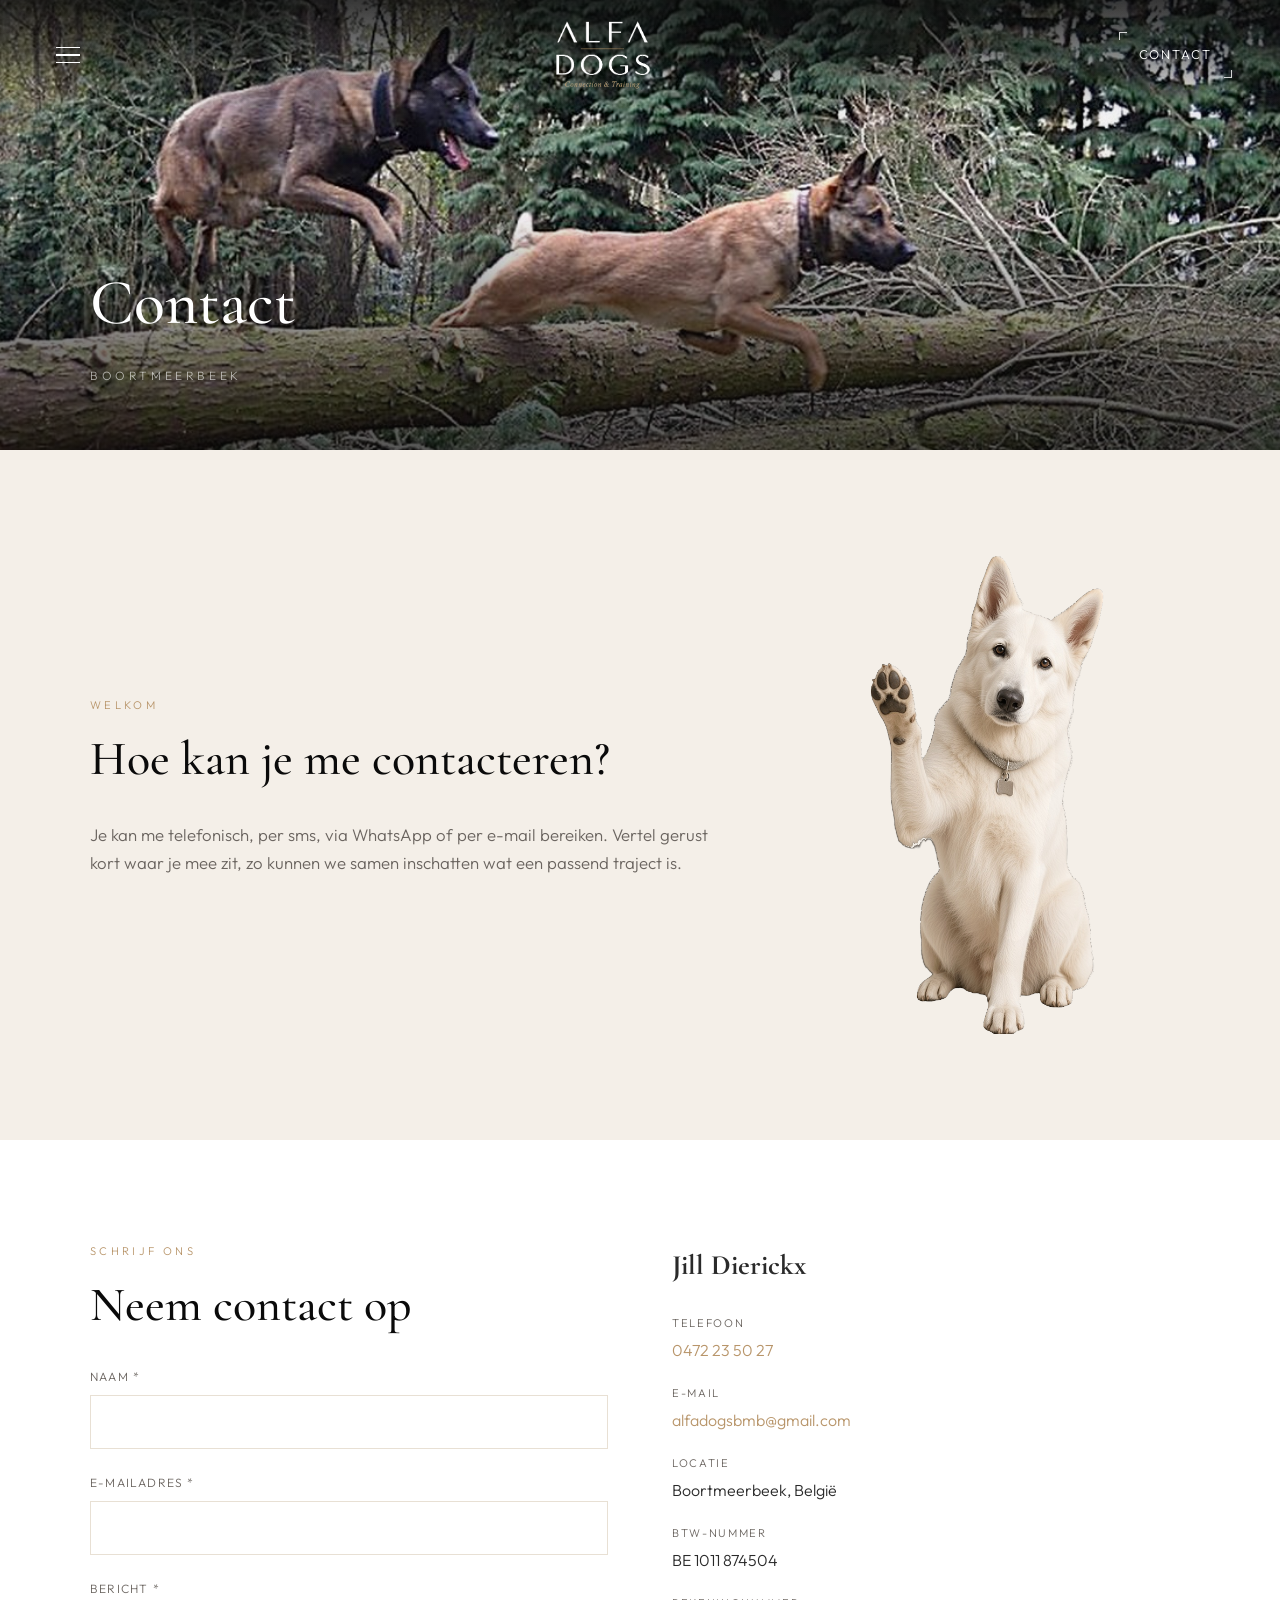
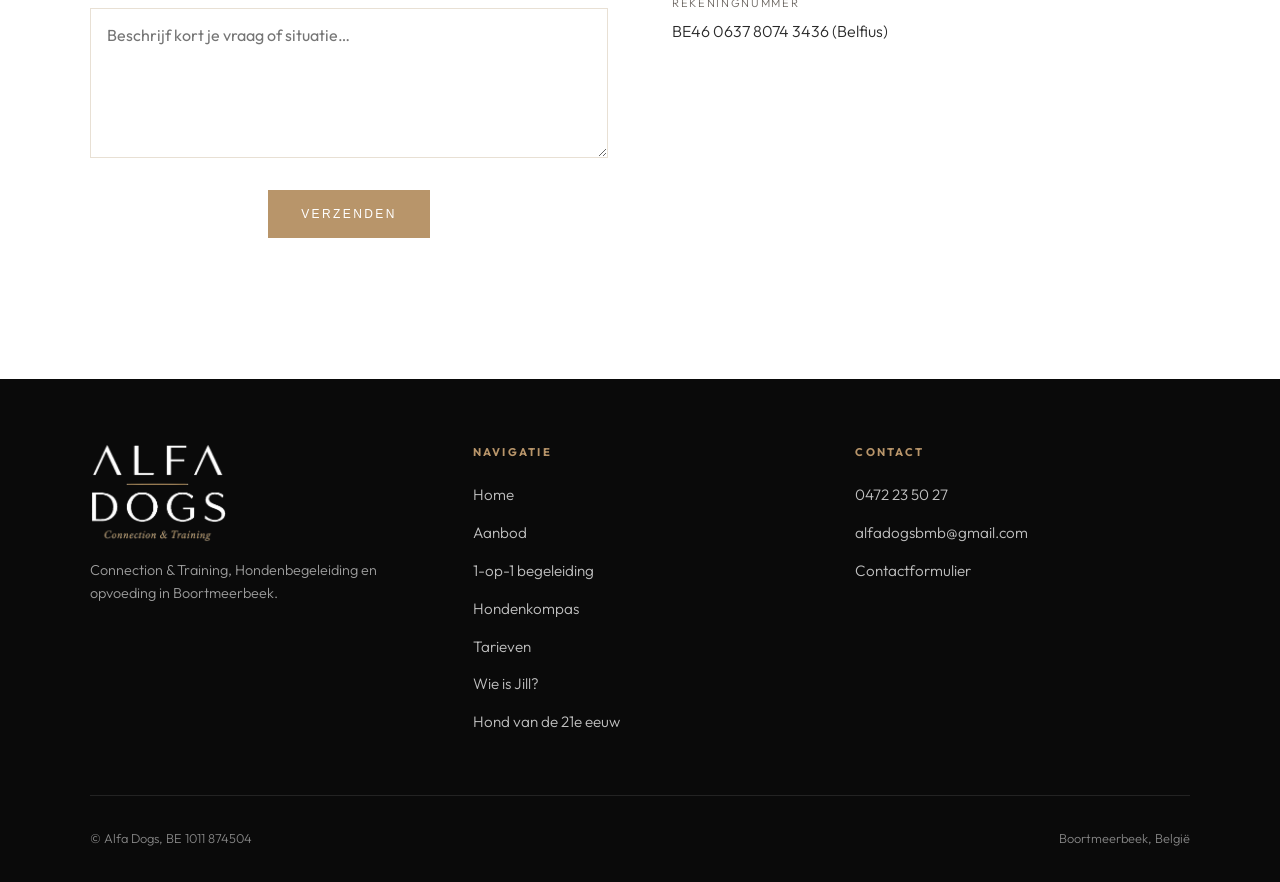
<file: contact.html>
<!DOCTYPE html>
<html lang="nl">
<head>
  <meta charset="UTF-8">
  <meta name="viewport" content="width=device-width, initial-scale=1.0">
  <meta name="description" content="Contact Alfa Dogs, Jill Dierickx, hondenbegeleiding Boortmeerbeek. Bel 0472 23 50 27 of stuur een bericht.">
  <title>Contact | Alfa Dogs</title>
  <link rel="stylesheet" href="css/styles.css?v=contact-zoom">
  <link rel="icon" href="favicon.ico" sizes="any">
  <link rel="icon" href="favicon.svg" type="image/svg+xml">
  <link rel="apple-touch-icon" href="apple-touch-icon.png">
</head>
<body>
  <a href="#main" class="skip-link">Ga direct naar de hoofdinhoud</a>

  <header class="site-header page-header">
    <button class="menu-toggle" aria-label="Menu openen" aria-expanded="false">
      <span></span>
      <span></span>
      <span></span>
    </button>
    <a href="index.html" class="logo">
      <img src="images/brand/wordmark-light.png" alt="Alfa Dogs, Connection &amp; Training" class="logo-wordmark" width="563" height="410">
    </a>
    <a href="contact.html" class="header-cta">Contact</a>
  </header>

  <nav class="nav-overlay" aria-label="Hoofdnavigatie">
    <ul>
      <li><a href="index.html">Home</a></li>
      <li><a href="aanbod.html">Aanbod</a></li>
      <li><a href="1-op-1-begeleiding.html">1-op-1 begeleiding</a></li>
      <li><a href="hondenkompas.html">Hondenkompas</a></li>
      <li><a href="tarieven.html">Tarieven</a></li>
      <li><a href="jill.html">Wie is Jill?</a></li>
      <li><a href="hond-van-de-21e-eeuw.html">Hond van de 21e eeuw</a></li>
      <li><a href="contact.html" class="is-active">Contact</a></li>
    </ul>
  </nav>

  <main id="main">
    <section class="page-hero page-hero-clear page-hero-contact">
      <div class="page-hero-bg" style="background-image: url('images/contact-bg.jpg?v=zoom');"></div>
      <div class="page-hero-content">
        <h1>Contact</h1>
        <p class="location">Boortmeerbeek</p>
      </div>
    </section>

    <section class="section section-cream">
      <div class="section-inner contact-welcome">
        <div>
          <p class="section-label">Welkom</p>
          <h2 class="section-title">Hoe kan je me contacteren?</h2>
          <p style="color:var(--color-text-muted);font-size:1.05rem;margin-bottom:1rem;">
            Je kan me telefonisch, per sms, via WhatsApp of per e-mail bereiken. Vertel gerust kort waar je mee zit, zo kunnen we samen inschatten wat een passend traject is.
          </p>
        </div>
        <img class="contact-dog" src="images/contact-hond.png?v=cutout" alt="Witte herder zwaait met een poot" width="445" height="899" loading="lazy">
      </div>
    </section>

    <section class="section section-white">
      <div class="section-inner contact-grid">
        <div>
          <p class="section-label">Schrijf ons</p>
          <h2 class="section-title">Neem contact op</h2>
          <form class="contact-form" action="https://formsubmit.co/alfadogsbmb@gmail.com" method="POST" accept-charset="UTF-8">
            <input type="hidden" name="_subject" value="Nieuw bericht via alfadogs.be">
            <input type="hidden" name="_template" value="table">
            <input type="hidden" name="_captcha" value="false">
            <div class="form-group">
              <label for="name">Naam *</label>
              <input type="text" id="name" name="Naam" required autocomplete="name">
            </div>
            <div class="form-group">
              <label for="email">E-mailadres *</label>
              <input type="email" id="email" name="email" required autocomplete="email">
            </div>
            <div class="form-group">
              <label for="message">Bericht *</label>
              <textarea id="message" name="Bericht" required placeholder="Beschrijf kort je vraag of situatie…"></textarea>
            </div>
            <input type="text" name="_honey" class="form-honey" tabindex="-1" autocomplete="off" aria-hidden="true">
            <button type="submit" class="btn btn-filled">Verzenden</button>
            <p class="form-status" role="status" aria-live="polite"></p>
          </form>
        </div>

        <div class="contact-info">
          <h3>Jill Dierickx</h3>
          <div class="contact-detail">
            <p class="label">Telefoon</p>
            <a href="tel:+32472235027">0472 23 50 27</a>
          </div>
          <div class="contact-detail">
            <p class="label">E-mail</p>
            <a href="mailto:alfadogsbmb@gmail.com">alfadogsbmb@gmail.com</a>
          </div>
          <div class="contact-detail">
            <p class="label">Locatie</p>
            <p>Boortmeerbeek, België</p>
          </div>
          <div class="contact-detail">
            <p class="label">BTW-nummer</p>
            <p>BE 1011 874504</p>
          </div>
          <div class="contact-detail">
            <p class="label">Rekeningnummer</p>
            <p>BE46 0637 8074 3436 (Belfius)</p>
          </div>
        </div>
      </div>
    </section>
  </main>

  <footer class="site-footer">
    <div class="footer-inner">
      <div class="footer-brand">
        <a href="index.html" class="logo">
          <img src="images/brand/wordmark-light.png" alt="Alfa Dogs, Connection &amp; Training" class="logo-wordmark" width="563" height="410">
        </a>
        <p>Connection &amp; Training, Hondenbegeleiding en opvoeding in Boortmeerbeek.</p>
      </div>
      <div class="footer-col">
        <h4>Navigatie</h4>
        <a href="index.html">Home</a>
        <a href="aanbod.html">Aanbod</a>
        <a href="1-op-1-begeleiding.html">1-op-1 begeleiding</a>
        <a href="hondenkompas.html">Hondenkompas</a>
        <a href="tarieven.html">Tarieven</a>
        <a href="jill.html">Wie is Jill?</a>
        <a href="hond-van-de-21e-eeuw.html">Hond van de 21e eeuw</a>
      </div>
      <div class="footer-col">
        <h4>Contact</h4>
        <a href="tel:+32472235027">0472 23 50 27</a>
        <a href="mailto:alfadogsbmb@gmail.com">alfadogsbmb@gmail.com</a>
        <a href="contact.html">Contactformulier</a>
      </div>
    </div>
    <div class="footer-bottom">
      <span>&copy; Alfa Dogs, BE 1011 874504</span>
      <span>Boortmeerbeek, België</span>
    </div>
  </footer>

  <script src="js/main.js"></script>
</body>
</html>
</file>
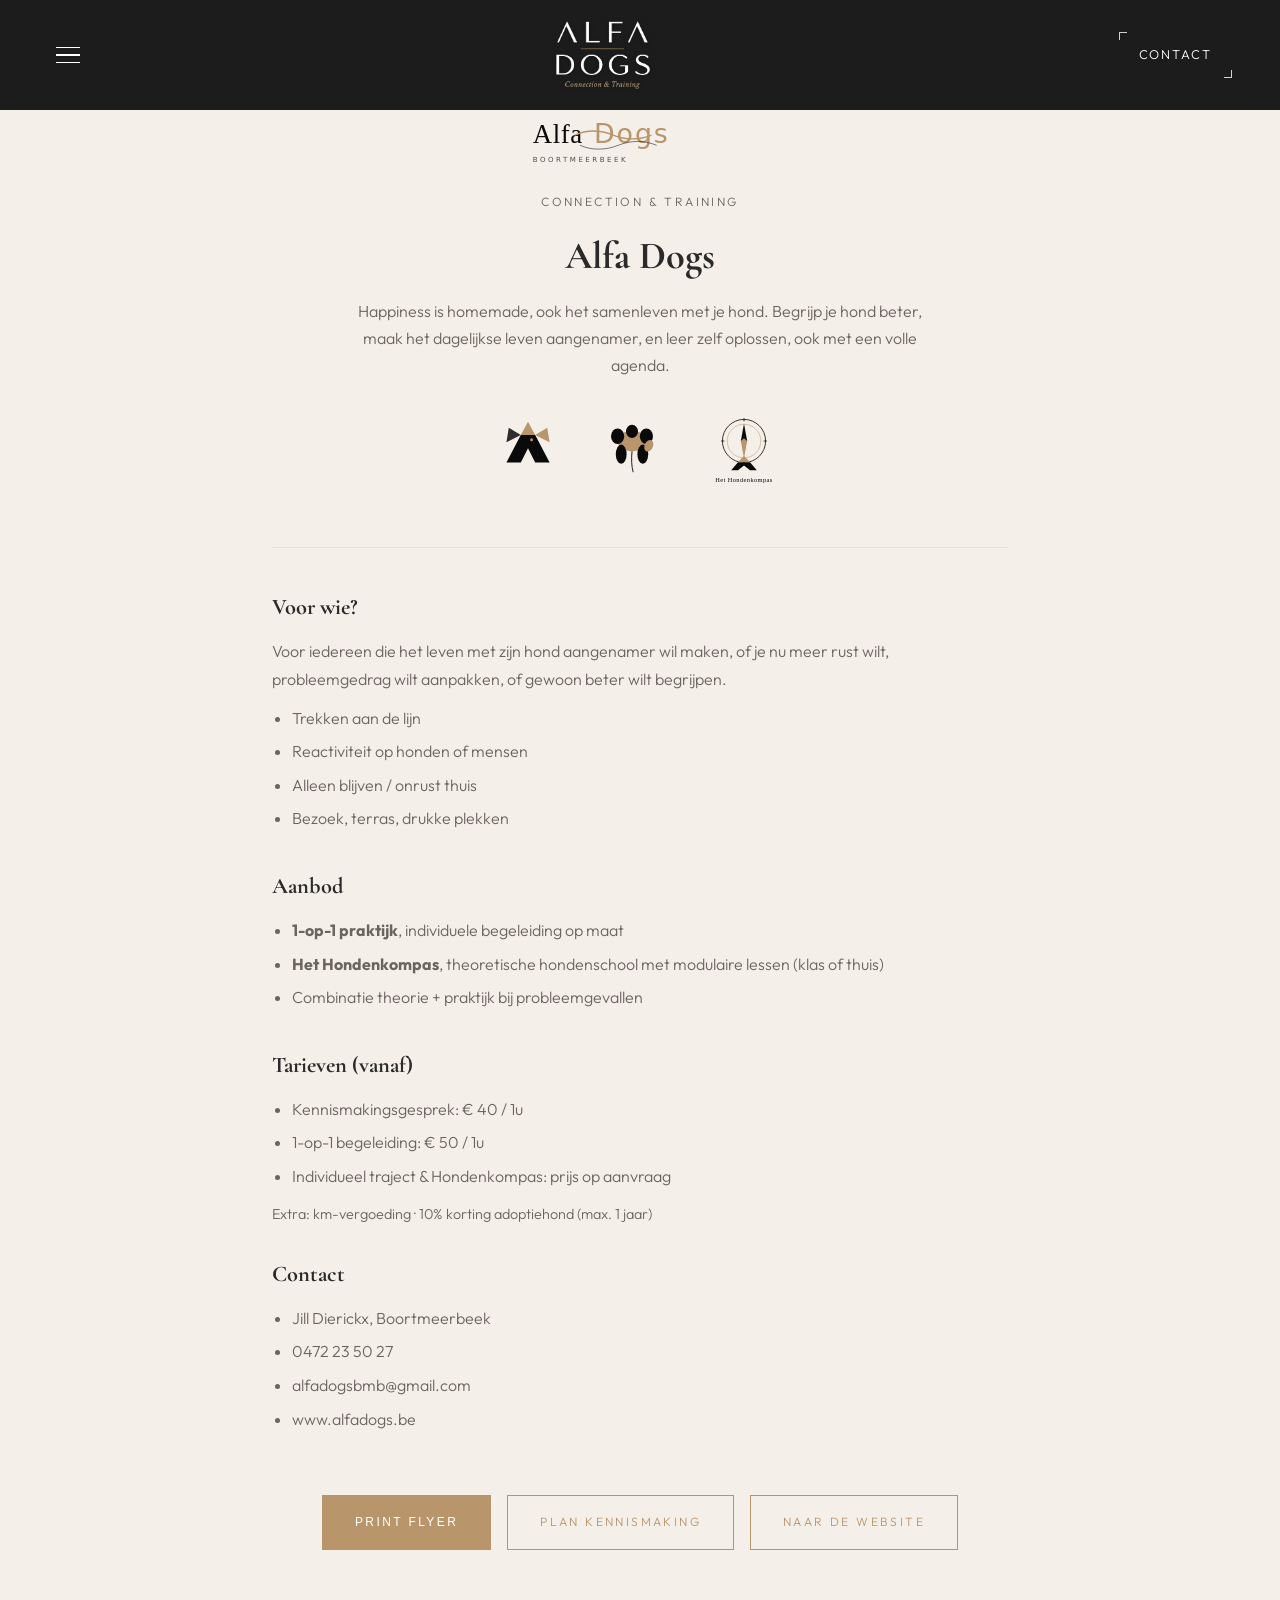
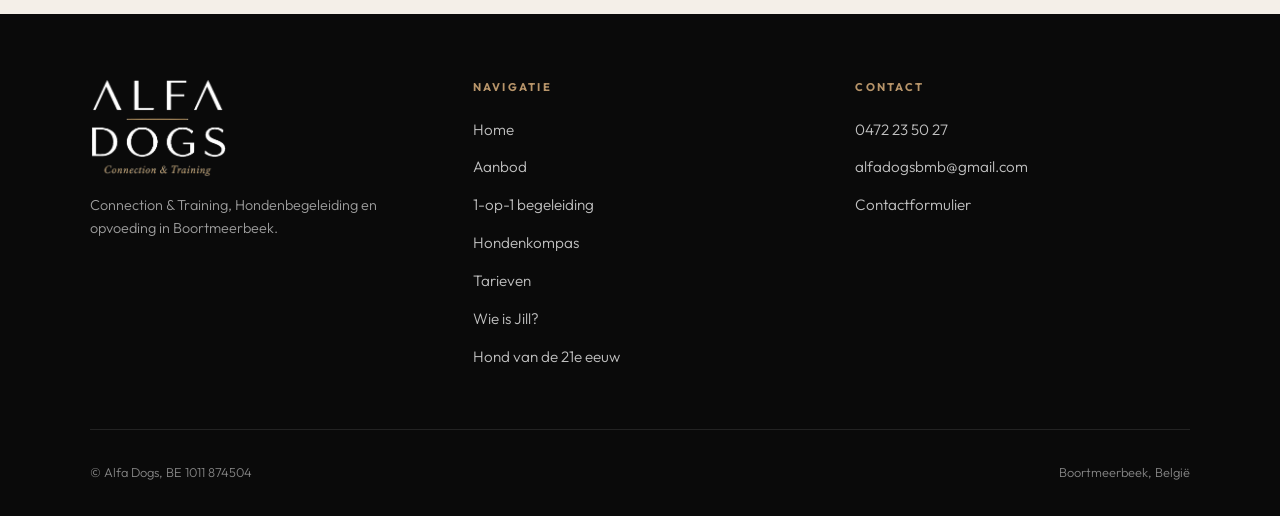
<file: flyer.html>
<!DOCTYPE html>
<html lang="nl">
<head>
  <meta charset="UTF-8">
  <meta name="viewport" content="width=device-width, initial-scale=1.0">
  <meta name="description" content="Flyer Alfa Dogs, Connection & Training in Boortmeerbeek. Theorie, praktijk en Het Hondenkompas.">
  <title>Flyer | Alfa Dogs</title>
  <link rel="stylesheet" href="css/styles.css">
  <link rel="icon" href="favicon.ico" sizes="any">
  <link rel="icon" href="favicon.svg" type="image/svg+xml">
  <link rel="apple-touch-icon" href="apple-touch-icon.png">
</head>
<body class="flyer-page">
  <a href="#main" class="skip-link">Ga direct naar de hoofdinhoud</a>

  <header class="site-header page-header is-solid">
    <button class="menu-toggle" aria-label="Menu openen" aria-expanded="false">
      <span></span>
      <span></span>
      <span></span>
    </button>
    <a href="index.html" class="logo">
      <img src="images/brand/wordmark-light.png" alt="Alfa Dogs, Connection &amp; Training" class="logo-wordmark" width="563" height="410">
    </a>
    <a href="contact.html" class="header-cta">Contact</a>
  </header>

  <nav class="nav-overlay" aria-label="Hoofdnavigatie">
    <ul>
      <li><a href="index.html">Home</a></li>
      <li><a href="aanbod.html">Aanbod</a></li>
      <li><a href="1-op-1-begeleiding.html">1-op-1 begeleiding</a></li>
      <li><a href="hondenkompas.html">Hondenkompas</a></li>
      <li><a href="tarieven.html">Tarieven</a></li>
      <li><a href="jill.html">Wie is Jill?</a></li>
      <li><a href="hond-van-de-21e-eeuw.html">Hond van de 21e eeuw</a></li>
      <li><a href="contact.html">Contact</a></li>
    </ul>
  </nav>

  <main id="main" class="flyer">
    <header class="flyer-header">
      <img src="images/brand/logo-alfa-dogs.svg" alt="Alfa Dogs Boortmeerbeek" class="flyer-logo">
      <p style="letter-spacing:0.2em;text-transform:uppercase;font-size:0.75rem;color:var(--color-text-muted);">Connection &amp; Training</p>
      <h1 style="font-family:var(--font-serif);font-size:clamp(1.8rem,4vw,2.4rem);margin:0.75rem 0 0.5rem;">Alfa Dogs</h1>
      <p style="color:var(--color-text-muted);max-width:36rem;margin:0 auto;">
        Happiness is homemade, ook het samenleven met je hond. Begrijp je hond beter, maak het dagelijkse leven aangenamer, en leer zelf oplossen, ook met een volle agenda.
      </p>
      <div class="brand-row" aria-hidden="true" style="margin-top:1.5rem;">
        <img src="images/brand/dog-origami.svg" alt="" class="brand-illu" style="width:72px;">
        <img src="images/brand/dog-balloon.svg" alt="" class="brand-illu" style="width:72px;">
        <img src="images/brand/logo-hondenkompas.svg" alt="" class="brand-illu" style="width:88px;">
      </div>
    </header>

    <div class="flyer-grid">
      <div class="flyer-card">
        <h2>Voor wie?</h2>
        <p style="color:var(--color-text-muted);margin-bottom:0.75rem;">Voor iedereen die het leven met zijn hond aangenamer wil maken, of je nu meer rust wilt, probleemgedrag wilt aanpakken, of gewoon beter wilt begrijpen.</p>
        <ul>
          <li>Trekken aan de lijn</li>
          <li>Reactiviteit op honden of mensen</li>
          <li>Alleen blijven / onrust thuis</li>
          <li>Bezoek, terras, drukke plekken</li>
        </ul>
      </div>

      <div class="flyer-card">
        <h2>Aanbod</h2>
        <ul>
          <li><strong>1-op-1 praktijk</strong>, individuele begeleiding op maat</li>
          <li><strong>Het Hondenkompas</strong>, theoretische hondenschool met modulaire lessen (klas of thuis)</li>
          <li>Combinatie theorie + praktijk bij probleemgevallen</li>
        </ul>
      </div>

      <div class="flyer-card">
        <h2>Tarieven (vanaf)</h2>
        <ul>
          <li>Kennismakingsgesprek: &euro;&nbsp;40 / 1u</li>
          <li>1-op-1 begeleiding: &euro;&nbsp;50 / 1u</li>
          <li>Individueel traject &amp; Hondenkompas: prijs op aanvraag</li>
        </ul>
        <p style="color:var(--color-text-muted);font-size:0.9rem;margin-top:0.75rem;">Extra: km-vergoeding · 10% korting adoptiehond (max. 1 jaar)</p>
      </div>

      <div class="flyer-card">
        <h2>Contact</h2>
        <ul>
          <li>Jill Dierickx, Boortmeerbeek</li>
          <li><a href="tel:+32472235027">0472 23 50 27</a></li>
          <li><a href="mailto:alfadogsbmb@gmail.com">alfadogsbmb@gmail.com</a></li>
          <li><a href="https://www.alfadogs.be">www.alfadogs.be</a></li>
        </ul>
      </div>
    </div>

    <div class="flyer-actions">
      <button type="button" class="btn btn-filled" onclick="window.print()">Print flyer</button>
      <a href="contact.html" class="btn">Plan kennismaking</a>
      <a href="index.html" class="btn">Naar de website</a>
    </div>
  </main>

  <footer class="site-footer">
    <div class="footer-inner">
      <div class="footer-brand">
        <a href="index.html" class="logo">
          <img src="images/brand/wordmark-light.png" alt="Alfa Dogs, Connection &amp; Training" class="logo-wordmark" width="563" height="410">
        </a>
        <p>Connection &amp; Training, Hondenbegeleiding en opvoeding in Boortmeerbeek.</p>
      </div>
      <div class="footer-col">
        <h4>Navigatie</h4>
        <a href="index.html">Home</a>
        <a href="aanbod.html">Aanbod</a>
        <a href="1-op-1-begeleiding.html">1-op-1 begeleiding</a>
        <a href="hondenkompas.html">Hondenkompas</a>
        <a href="tarieven.html">Tarieven</a>
        <a href="jill.html">Wie is Jill?</a>
        <a href="hond-van-de-21e-eeuw.html">Hond van de 21e eeuw</a>
      </div>
      <div class="footer-col">
        <h4>Contact</h4>
        <a href="tel:+32472235027">0472 23 50 27</a>
        <a href="mailto:alfadogsbmb@gmail.com">alfadogsbmb@gmail.com</a>
        <a href="contact.html">Contactformulier</a>
      </div>
    </div>
    <div class="footer-bottom">
      <span>&copy; Alfa Dogs, BE 1011 874504</span>
      <span>Boortmeerbeek, België</span>
    </div>
  </footer>

  <script src="js/main.js"></script>
</body>
</html>
</file>
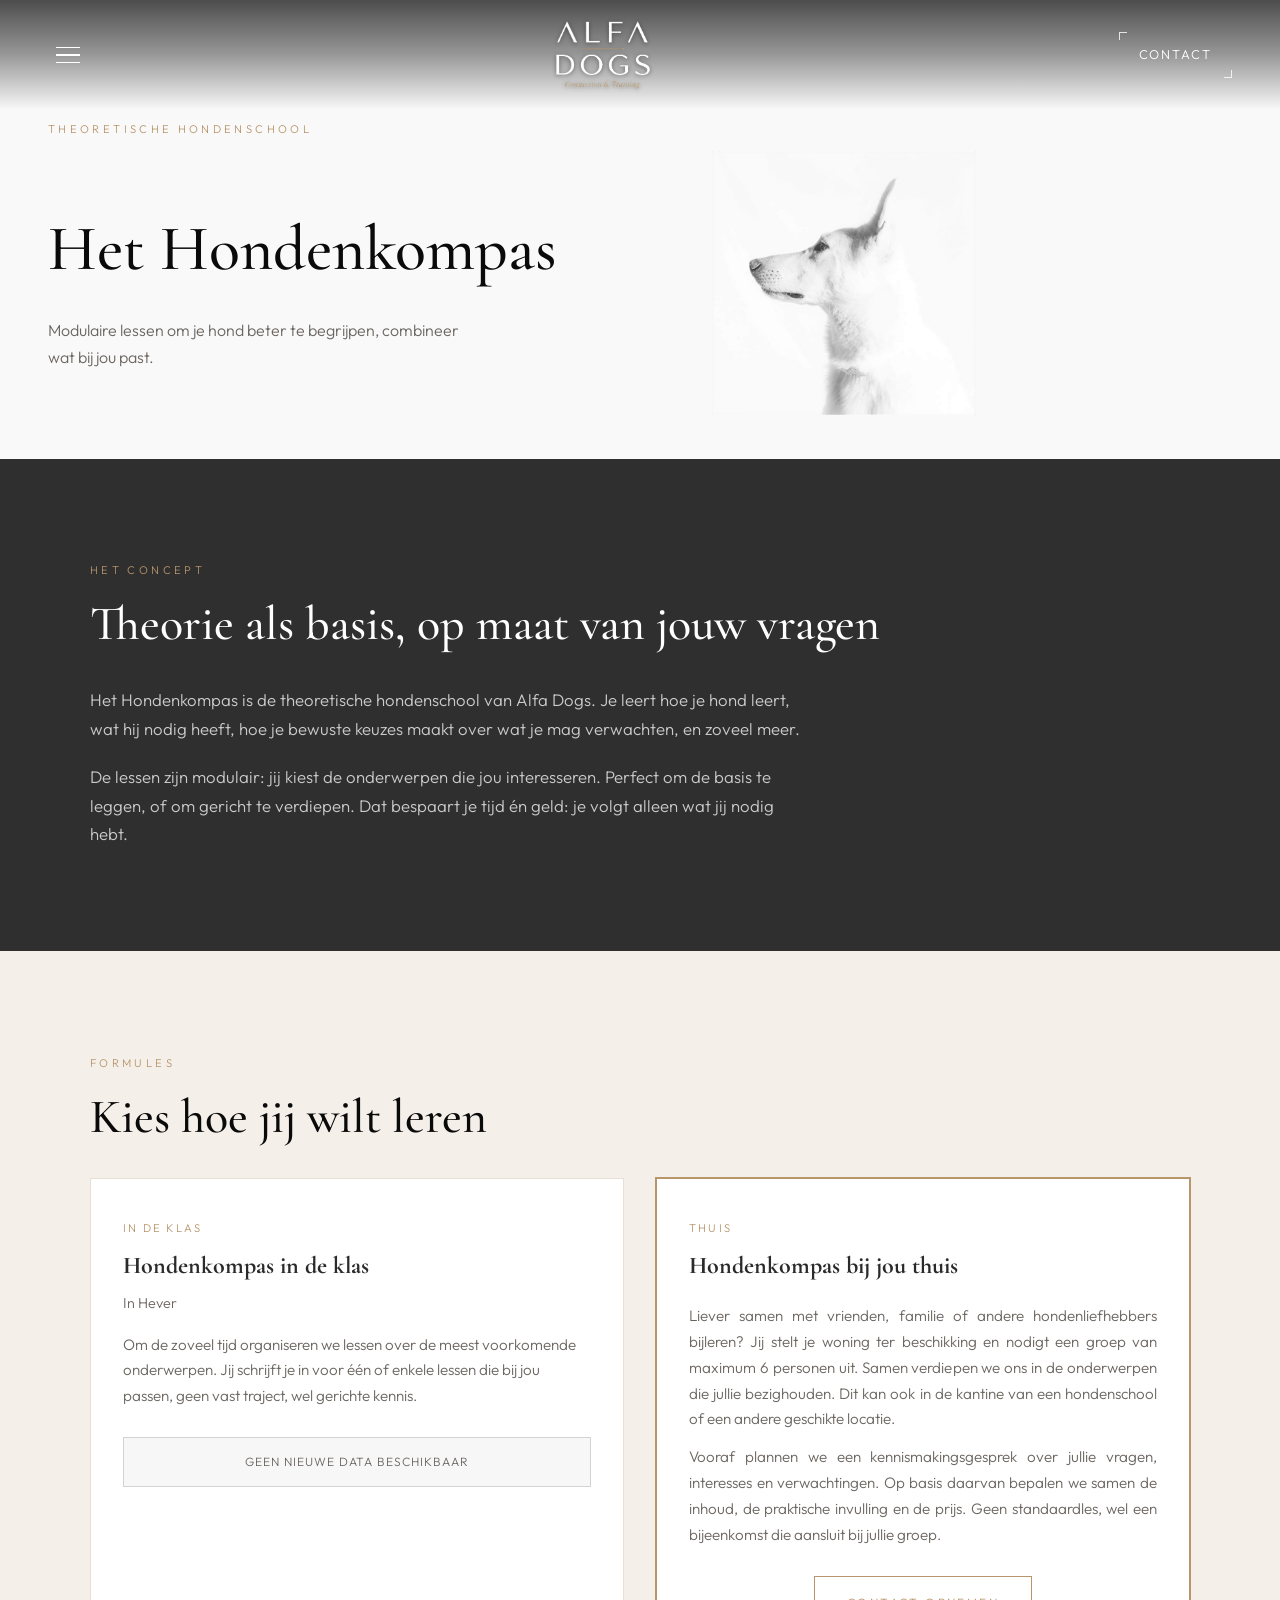
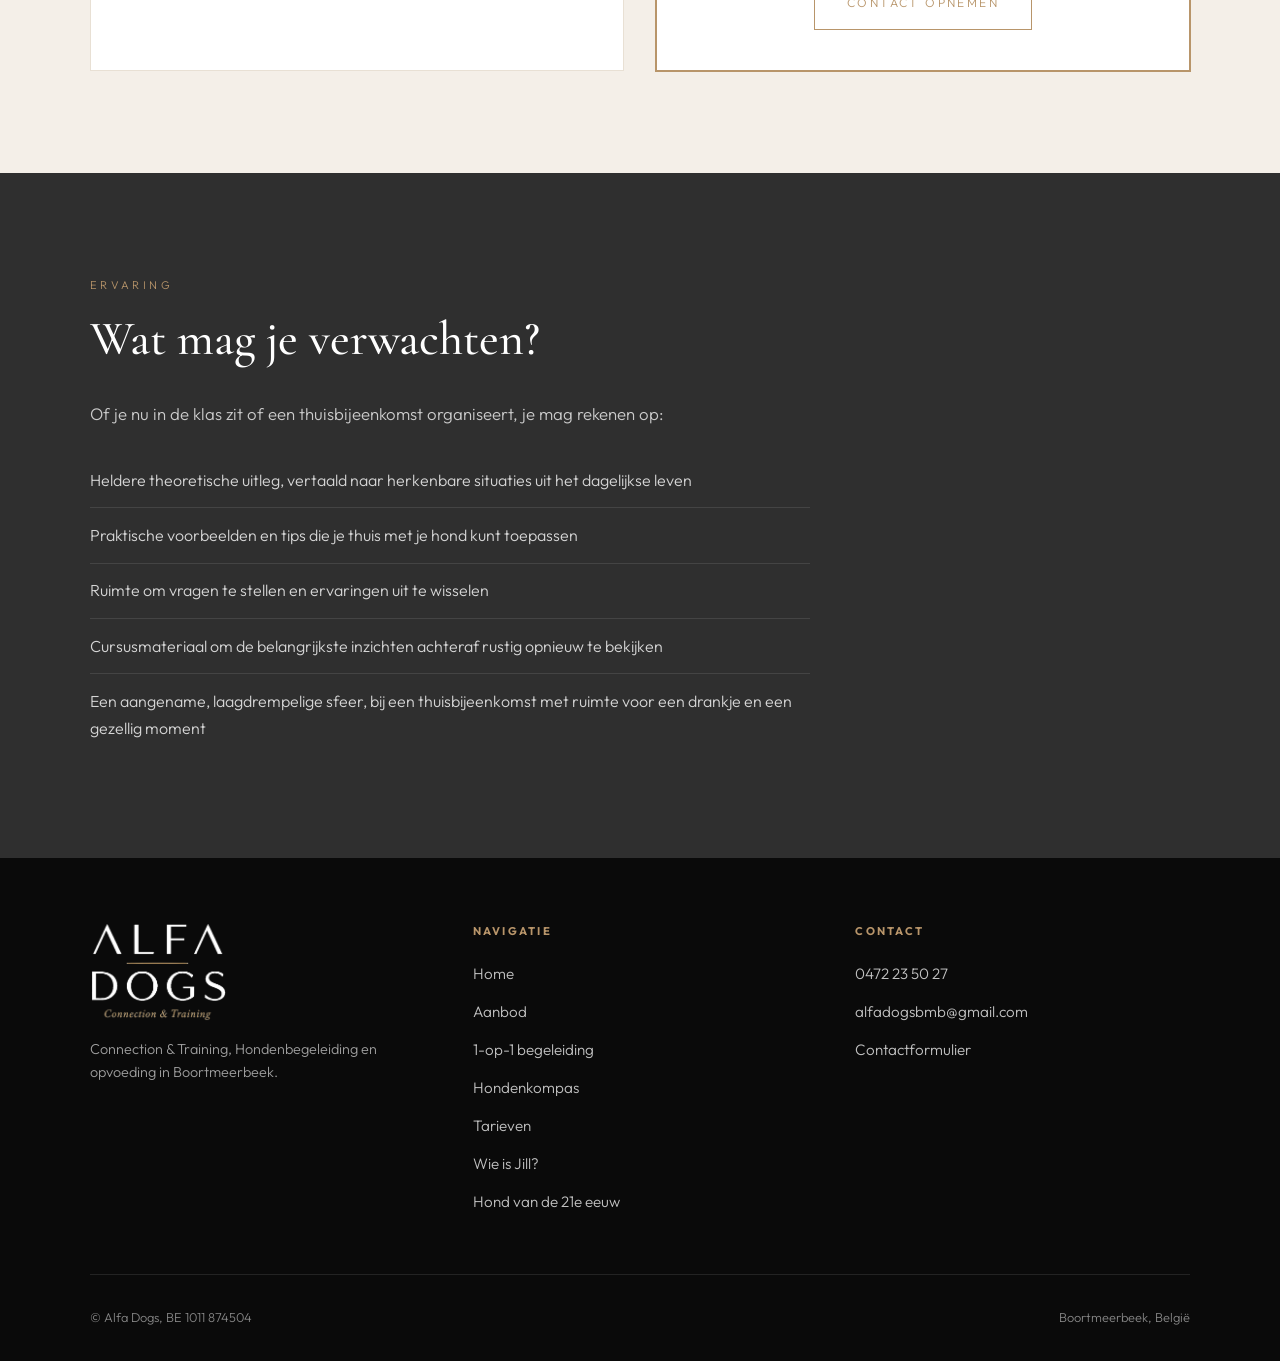
<file: hondenkompas.html>
<!DOCTYPE html>
<html lang="nl">
<head>
  <meta charset="UTF-8">
  <meta name="viewport" content="width=device-width, initial-scale=1.0">
  <meta name="description" content="Het Hondenkompas, theoretische hondenschool van Alfa Dogs. Modulaire lessen in de klas nabij Boortmeerbeek of bij jou thuis.">
  <title>Het Hondenkompas, Alfa Dogs</title>
  <link rel="stylesheet" href="css/styles.css?v=kompas-photo-size">
  <link rel="icon" href="favicon.ico" sizes="any">
  <link rel="icon" href="favicon.svg" type="image/svg+xml">
  <link rel="apple-touch-icon" href="apple-touch-icon.png">
</head>
<body>
  <a href="#main" class="skip-link">Ga direct naar de hoofdinhoud</a>

  <header class="site-header">
    <button class="menu-toggle" aria-label="Menu openen" aria-expanded="false">
      <span></span>
      <span></span>
      <span></span>
    </button>
    <a href="index.html" class="logo">
      <img src="images/brand/wordmark-light.png" alt="Alfa Dogs, Connection &amp; Training" class="logo-wordmark" width="563" height="410">
    </a>
    <a href="contact.html" class="header-cta">Contact</a>
  </header>

  <nav class="nav-overlay" aria-label="Hoofdnavigatie">
    <ul>
      <li><a href="index.html">Home</a></li>
      <li><a href="aanbod.html">Aanbod</a></li>
      <li><a href="1-op-1-begeleiding.html">1-op-1 begeleiding</a></li>
      <li><a href="hondenkompas.html" class="is-active">Hondenkompas</a></li>
      <li><a href="tarieven.html">Tarieven</a></li>
      <li><a href="jill.html">Wie is Jill?</a></li>
      <li><a href="hond-van-de-21e-eeuw.html">Hond van de 21e eeuw</a></li>
      <li><a href="contact.html">Contact</a></li>
    </ul>
  </nav>

  <main id="main">
    <section class="page-hero page-hero-kompas">
      <div class="page-hero-content">
        <p class="eyebrow">Theoretische hondenschool</p>
        <div class="page-hero-heading">
          <div class="page-hero-copy">
            <h1>Het Hondenkompas</h1>
            <p>Modulaire lessen om je hond beter te begrijpen, combineer wat bij jou past.</p>
          </div>
          <img class="page-hero-photo" src="images/hondenkompas-hond.jpg" alt="Witte herder in profiel" width="712" height="712">
        </div>
      </div>
    </section>


    <section class="section section-dark">
      <div class="section-inner">
        <p class="section-label">Het concept</p>
        <h2 class="section-title">Theorie als basis, op maat van jouw vragen</h2>
        <p style="max-width:720px;color:rgba(255,255,255,0.75);font-size:1.05rem;margin-bottom:1.25rem;">
          Het Hondenkompas is de theoretische hondenschool van Alfa Dogs. Je leert hoe je hond leert, wat hij nodig heeft, hoe je bewuste keuzes maakt over wat je mag verwachten, en zoveel meer.
        </p>
        <p style="max-width:720px;color:rgba(255,255,255,0.75);font-size:1.05rem;">
          De lessen zijn modulair: jij kiest de onderwerpen die jou interesseren. Perfect om de basis te leggen, of om gericht te verdiepen. Dat bespaart je tijd én geld: je volgt alleen wat jij nodig hebt.
        </p>
      </div>
    </section>

    <section class="section section-cream" style="background:var(--color-cream);">
      <div class="section-inner">
        <p class="section-label">Formules</p>
        <h2 class="section-title">Kies hoe jij wilt leren</h2>
        <div class="pricing-grid" style="grid-template-columns:repeat(auto-fit,minmax(300px,1fr));">
          <div class="pricing-card">
            <p class="pricing-type">In de klas</p>
            <h3>Hondenkompas in de klas</h3>
            <p class="pricing-desc">In Hever</p>
            <p style="color:var(--color-text-muted);font-size:0.95rem;margin-top:1rem;line-height:1.7;">
              Om de zoveel tijd organiseren we lessen over de meest voorkomende onderwerpen. Jij schrijft je in voor één of enkele lessen die bij jou passen, geen vast traject, wel gerichte kennis.
            </p>
            <p class="availability-note" aria-disabled="true">Geen nieuwe data beschikbaar</p>
          </div>
          <div class="pricing-card featured">
            <p class="pricing-type">Thuis</p>
            <h3>Hondenkompas bij jou thuis</h3>
            <p class="card-copy">
              Liever samen met vrienden, familie of andere hondenliefhebbers bijleren? Jij stelt je woning ter beschikking en nodigt een groep van maximum 6 personen uit. Samen verdiepen we ons in de onderwerpen die jullie bezighouden. Dit kan ook in de kantine van een hondenschool of een andere geschikte locatie.
            </p>
            <p class="card-copy">
              Vooraf plannen we een kennismakingsgesprek over jullie vragen, interesses en verwachtingen. Op basis daarvan bepalen we samen de inhoud, de praktische invulling en de prijs. Geen standaardles, wel een bijeenkomst die aansluit bij jullie groep.
            </p>
            <a href="contact.html" class="btn">Contact opnemen</a>
          </div>
        </div>
      </div>
    </section>

    <section class="section section-dark">
      <div class="section-inner">
        <p class="section-label">Ervaring</p>
        <h2 class="section-title">Wat mag je verwachten?</h2>
        <p style="max-width:720px;color:rgba(255,255,255,0.75);font-size:1.05rem;margin-bottom:1.5rem;">
          Of je nu in de klas zit of een thuisbijeenkomst organiseert, je mag rekenen op:
        </p>
        <ul style="list-style:none;padding:0;max-width:720px;">
          <li style="padding:0.85rem 0;border-bottom:1px solid rgba(255,255,255,0.1);color:rgba(255,255,255,0.8);">Heldere theoretische uitleg, vertaald naar herkenbare situaties uit het dagelijkse leven</li>
          <li style="padding:0.85rem 0;border-bottom:1px solid rgba(255,255,255,0.1);color:rgba(255,255,255,0.8);">Praktische voorbeelden en tips die je thuis met je hond kunt toepassen</li>
          <li style="padding:0.85rem 0;border-bottom:1px solid rgba(255,255,255,0.1);color:rgba(255,255,255,0.8);">Ruimte om vragen te stellen en ervaringen uit te wisselen</li>
          <li style="padding:0.85rem 0;border-bottom:1px solid rgba(255,255,255,0.1);color:rgba(255,255,255,0.8);">Cursusmateriaal om de belangrijkste inzichten achteraf rustig opnieuw te bekijken</li>
          <li style="padding:0.85rem 0;color:rgba(255,255,255,0.8);">Een aangename, laagdrempelige sfeer, bij een thuisbijeenkomst met ruimte voor een drankje en een gezellig moment</li>
        </ul>
      </div>
    </section>

  </main>

  <footer class="site-footer">
    <div class="footer-inner">
      <div class="footer-brand">
        <a href="index.html" class="logo">
          <img src="images/brand/wordmark-light.png" alt="Alfa Dogs, Connection &amp; Training" class="logo-wordmark" width="563" height="410">
        </a>
        <p>Connection &amp; Training, Hondenbegeleiding en opvoeding in Boortmeerbeek.</p>
      </div>
      <div class="footer-col">
        <h4>Navigatie</h4>
        <a href="index.html">Home</a>
        <a href="aanbod.html">Aanbod</a>
        <a href="1-op-1-begeleiding.html">1-op-1 begeleiding</a>
        <a href="hondenkompas.html">Hondenkompas</a>
        <a href="tarieven.html">Tarieven</a>
        <a href="jill.html">Wie is Jill?</a>
        <a href="hond-van-de-21e-eeuw.html">Hond van de 21e eeuw</a>
      </div>
      <div class="footer-col">
        <h4>Contact</h4>
        <a href="tel:+32472235027">0472 23 50 27</a>
        <a href="mailto:alfadogsbmb@gmail.com">alfadogsbmb@gmail.com</a>
        <a href="contact.html">Contactformulier</a>
      </div>
    </div>
    <div class="footer-bottom">
      <span>&copy; Alfa Dogs, BE 1011 874504</span>
      <span>Boortmeerbeek, België</span>
    </div>
  </footer>

  <script src="js/main.js"></script>
</body>
</html>
</file>
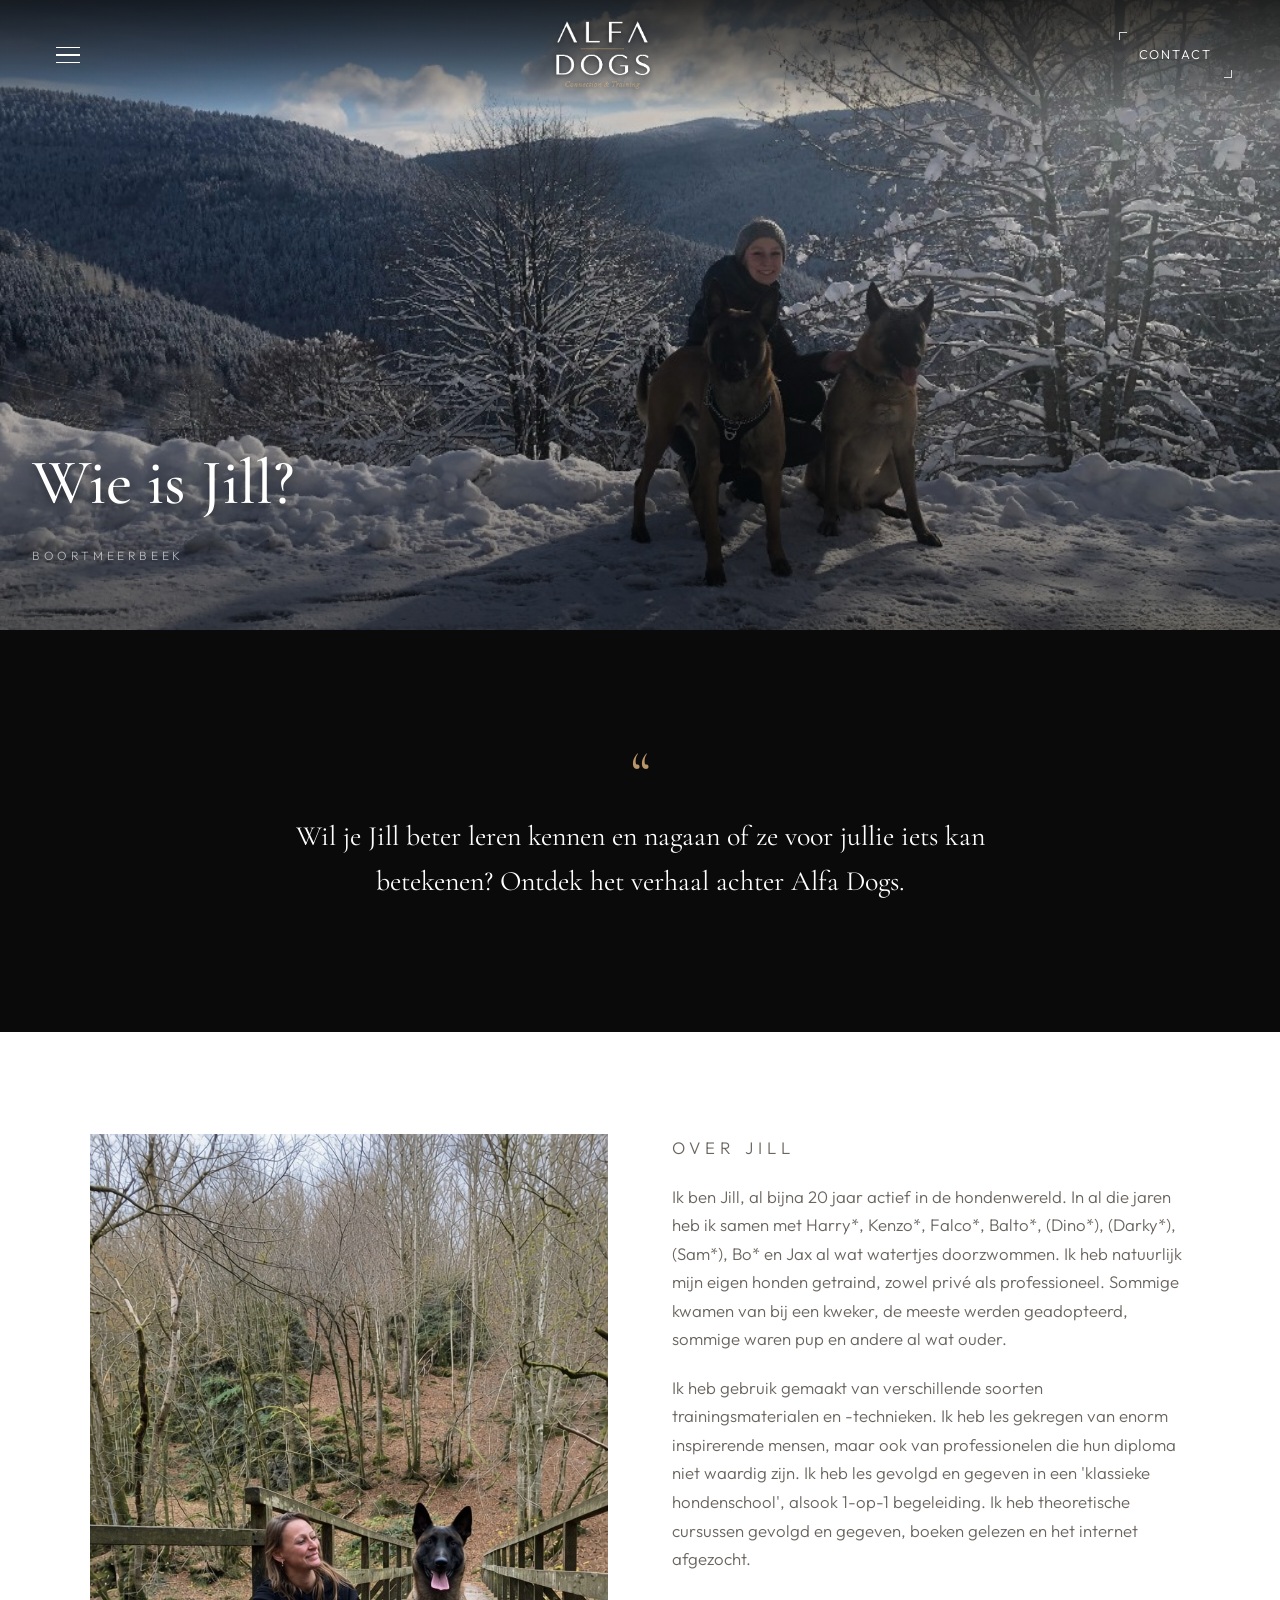
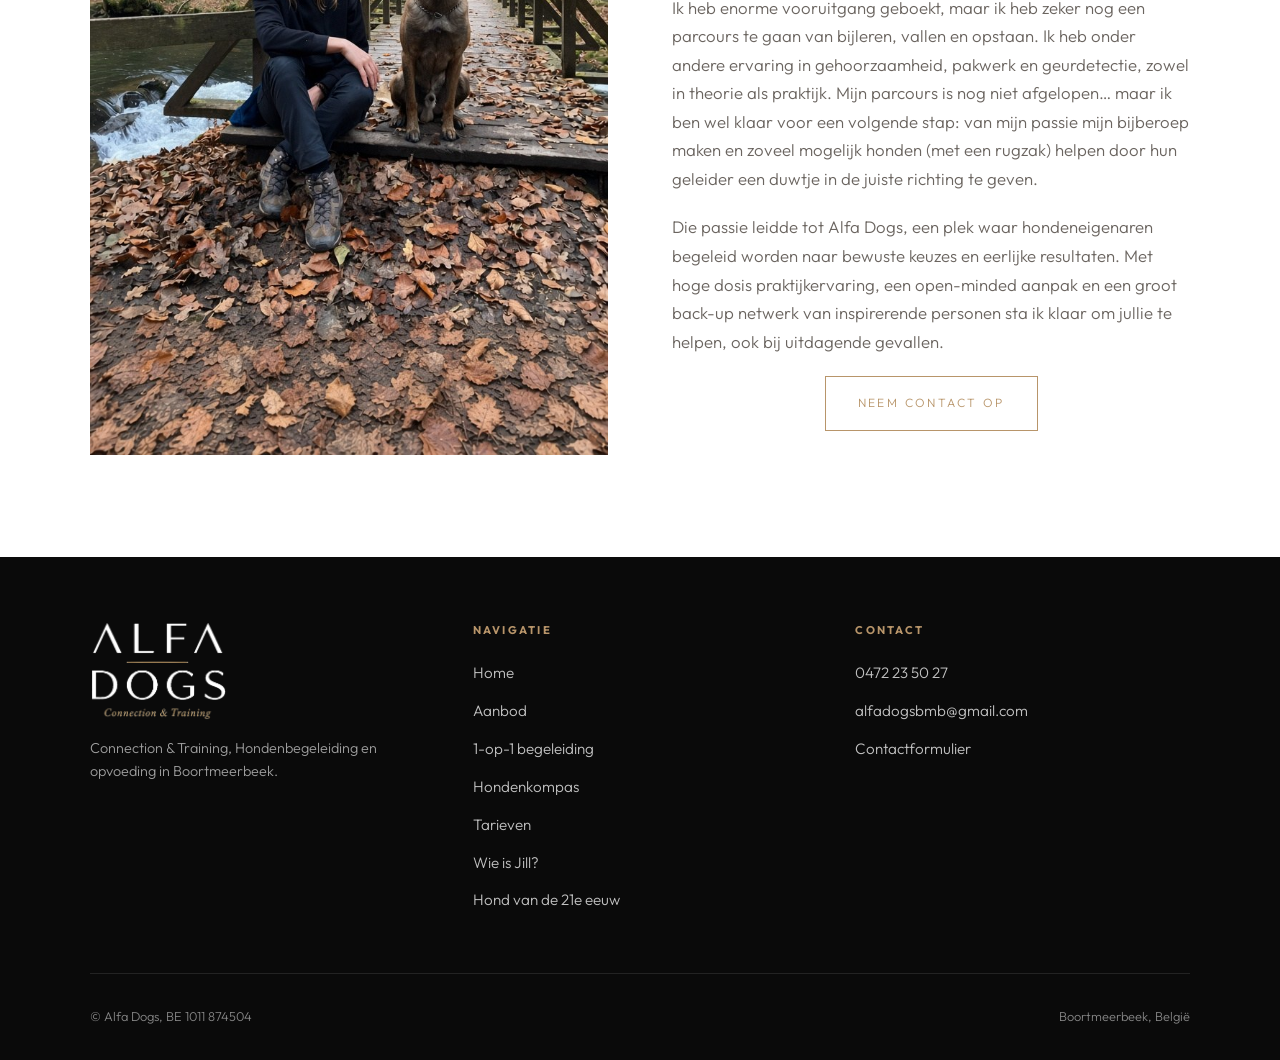
<file: jill.html>
<!DOCTYPE html>
<html lang="nl">
<head>
  <meta charset="UTF-8">
  <meta name="viewport" content="width=device-width, initial-scale=1.0">
  <meta name="description" content="Jill Dierickx, oprichter van Alfa Dogs. Hondenbegeleiding en training in Boortmeerbeek.">
  <title>Wie is Jill? | Alfa Dogs</title>
  <link rel="stylesheet" href="css/styles.css?v=jill-orig">
  <link rel="icon" href="favicon.ico" sizes="any">
  <link rel="icon" href="favicon.svg" type="image/svg+xml">
  <link rel="apple-touch-icon" href="apple-touch-icon.png">
</head>
<body>
  <a href="#main" class="skip-link">Ga direct naar de hoofdinhoud</a>

  <header class="site-header page-header">
    <button class="menu-toggle" aria-label="Menu openen" aria-expanded="false">
      <span></span>
      <span></span>
      <span></span>
    </button>
    <a href="index.html" class="logo">
      <img src="images/brand/wordmark-light.png" alt="Alfa Dogs, Connection &amp; Training" class="logo-wordmark" width="563" height="410">
    </a>
    <a href="contact.html" class="header-cta">Contact</a>
  </header>

  <nav class="nav-overlay" aria-label="Hoofdnavigatie">
    <ul>
      <li><a href="index.html">Home</a></li>
      <li><a href="aanbod.html">Aanbod</a></li>
      <li><a href="1-op-1-begeleiding.html">1-op-1 begeleiding</a></li>
      <li><a href="hondenkompas.html">Hondenkompas</a></li>
      <li><a href="tarieven.html">Tarieven</a></li>
      <li><a href="jill.html" class="is-active">Wie is Jill?</a></li>
      <li><a href="hond-van-de-21e-eeuw.html">Hond van de 21e eeuw</a></li>
      <li><a href="contact.html">Contact</a></li>
    </ul>
  </nav>

  <main id="main">
    <section class="page-hero page-hero-clear page-hero-jill">
      <div class="page-hero-bg" style="background-image: url('images/jill-hero.jpg?v=orig');"></div>
      <div class="page-hero-content">
        <h1>Wie is Jill?</h1>
        <p class="location">Boortmeerbeek</p>
      </div>
    </section>

    <section class="quote-section">
      <div class="quote-mark">“</div>
      <p class="quote-text">
        Wil je Jill beter leren kennen en nagaan of ze voor jullie iets kan betekenen? Ontdek het verhaal achter Alfa Dogs.
      </p>
    </section>

    <section class="section section-white">
      <div class="section-inner split is-tall">
        <div class="split-image">
          <img src="images/jill-jax-lang.jpg" alt="Jill en JAX op een brug in het bos" width="720" height="1280" loading="lazy">
        </div>
        <div class="split-content">
          <p class="section-label">Over Jill</p>
          <p>Ik ben Jill, al bijna 20 jaar actief in de hondenwereld. In al die jaren heb ik samen met Harry*, Kenzo*, Falco*, Balto*, (Dino*), (Darky*), (Sam*), Bo* en Jax al wat watertjes doorzwommen. Ik heb natuurlijk mijn eigen honden getraind, zowel privé als professioneel. Sommige kwamen van bij een kweker, de meeste werden geadopteerd, sommige waren pup en andere al wat ouder.</p>
          <p>Ik heb gebruik gemaakt van verschillende soorten trainingsmaterialen en -technieken. Ik heb les gekregen van enorm inspirerende mensen, maar ook van professionelen die hun diploma niet waardig zijn. Ik heb les gevolgd en gegeven in een 'klassieke hondenschool', alsook 1-op-1 begeleiding. Ik heb theoretische cursussen gevolgd en gegeven, boeken gelezen en het internet afgezocht.</p>
          <p>Ik heb enorme vooruitgang geboekt, maar ik heb zeker nog een parcours te gaan van bijleren, vallen en opstaan. Ik heb onder andere ervaring in gehoorzaamheid, pakwerk en geurdetectie, zowel in theorie als praktijk. Mijn parcours is nog niet afgelopen… maar ik ben wel klaar voor een volgende stap: van mijn passie mijn bijberoep maken en zoveel mogelijk honden (met een rugzak) helpen door hun geleider een duwtje in de juiste richting te geven.</p>
          <p>Die passie leidde tot Alfa Dogs, een plek waar hondeneigenaren begeleid worden naar bewuste keuzes en eerlijke resultaten. Met hoge dosis praktijkervaring, een open-minded aanpak en een groot back-up netwerk van inspirerende personen sta ik klaar om jullie te helpen, ook bij uitdagende gevallen.</p>
          <a href="contact.html" class="btn">Neem contact op</a>
        </div>
      </div>
    </section>
  </main>

  <footer class="site-footer">
    <div class="footer-inner">
      <div class="footer-brand">
        <a href="index.html" class="logo">
          <img src="images/brand/wordmark-light.png" alt="Alfa Dogs, Connection &amp; Training" class="logo-wordmark" width="563" height="410">
        </a>
        <p>Connection &amp; Training, Hondenbegeleiding en opvoeding in Boortmeerbeek.</p>
      </div>
      <div class="footer-col">
        <h4>Navigatie</h4>
        <a href="index.html">Home</a>
        <a href="aanbod.html">Aanbod</a>
        <a href="1-op-1-begeleiding.html">1-op-1 begeleiding</a>
        <a href="hondenkompas.html">Hondenkompas</a>
        <a href="tarieven.html">Tarieven</a>
        <a href="jill.html">Wie is Jill?</a>
        <a href="hond-van-de-21e-eeuw.html">Hond van de 21e eeuw</a>
      </div>
      <div class="footer-col">
        <h4>Contact</h4>
        <a href="tel:+32472235027">0472 23 50 27</a>
        <a href="mailto:alfadogsbmb@gmail.com">alfadogsbmb@gmail.com</a>
        <a href="contact.html">Contactformulier</a>
      </div>
    </div>
    <div class="footer-bottom">
      <span>&copy; Alfa Dogs, BE 1011 874504</span>
      <span>Boortmeerbeek, België</span>
    </div>
  </footer>

  <script src="js/main.js"></script>
</body>
</html>
</file>
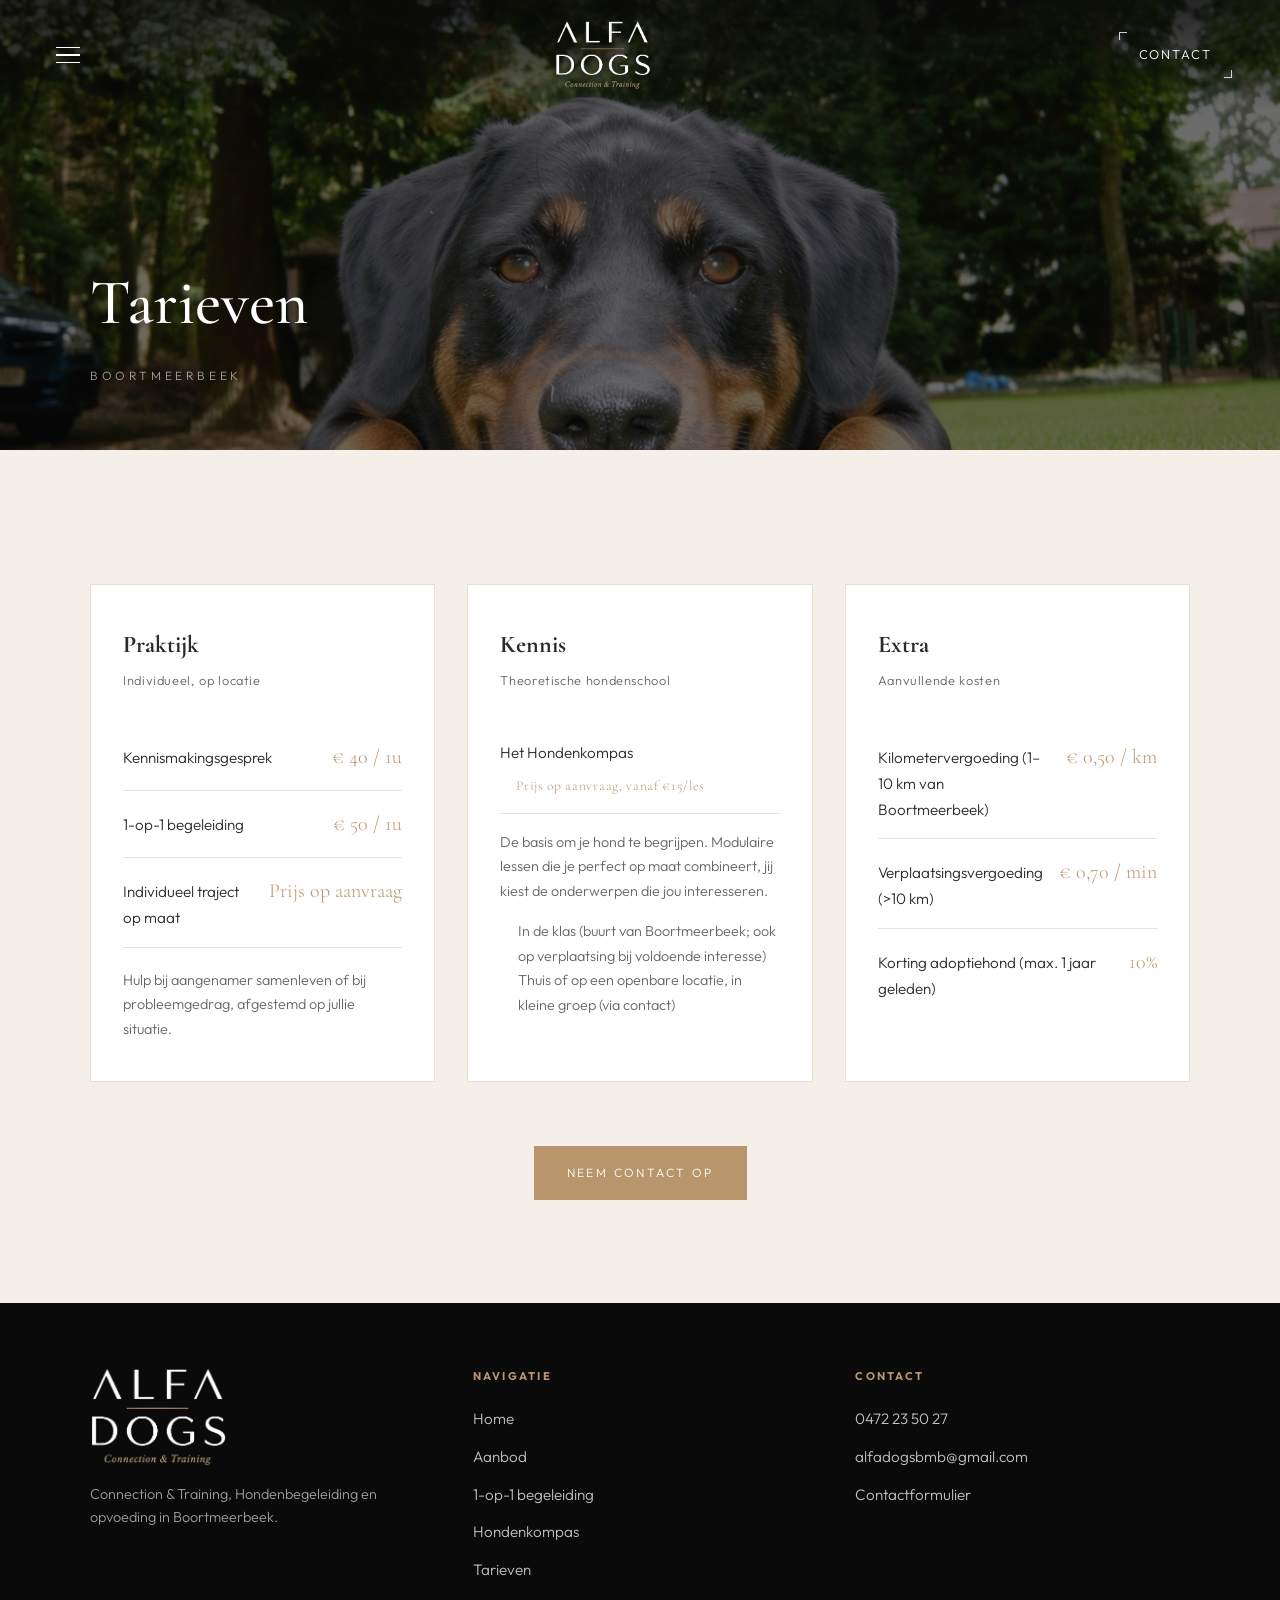
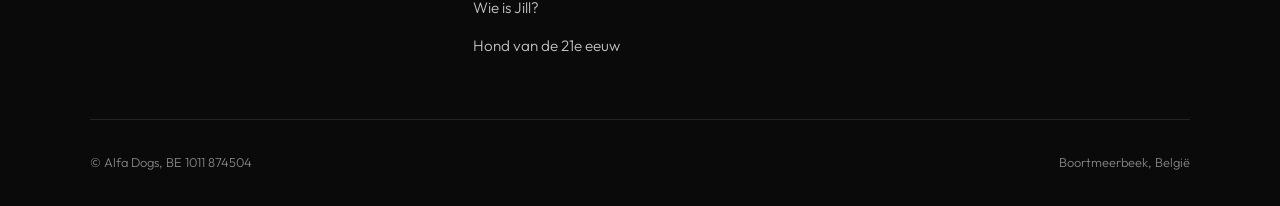
<file: tarieven.html>
<!DOCTYPE html>
<html lang="nl">
<head>
  <meta charset="UTF-8">
  <meta name="viewport" content="width=device-width, initial-scale=1.0">
  <meta name="description" content="Tarieven Alfa Dogs, individueel traject op maat, Het Hondenkompas en kennismakingsgesprek vanaf €40.">
  <title>Tarieven | Alfa Dogs</title>
  <link rel="stylesheet" href="css/styles.css">
  <link rel="icon" href="favicon.ico" sizes="any">
  <link rel="icon" href="favicon.svg" type="image/svg+xml">
  <link rel="apple-touch-icon" href="apple-touch-icon.png">
</head>
<body>
  <a href="#main" class="skip-link">Ga direct naar de hoofdinhoud</a>

  <header class="site-header page-header">
    <button class="menu-toggle" aria-label="Menu openen" aria-expanded="false">
      <span></span>
      <span></span>
      <span></span>
    </button>
    <a href="index.html" class="logo">
      <img src="images/brand/wordmark-light.png" alt="Alfa Dogs, Connection &amp; Training" class="logo-wordmark" width="563" height="410">
    </a>
    <a href="contact.html" class="header-cta">Contact</a>
  </header>

  <nav class="nav-overlay" aria-label="Hoofdnavigatie">
    <ul>
      <li><a href="index.html">Home</a></li>
      <li><a href="aanbod.html">Aanbod</a></li>
      <li><a href="1-op-1-begeleiding.html">1-op-1 begeleiding</a></li>
      <li><a href="hondenkompas.html">Hondenkompas</a></li>
      <li><a href="tarieven.html" class="is-active">Tarieven</a></li>
      <li><a href="jill.html">Wie is Jill?</a></li>
      <li><a href="hond-van-de-21e-eeuw.html">Hond van de 21e eeuw</a></li>
      <li><a href="contact.html">Contact</a></li>
    </ul>
  </nav>

  <main id="main">
    <section class="page-hero">
      <div class="page-hero-bg" style="background-image: url('images/tarieven-bg.jpg?v=paws8');"></div>
      <div class="page-hero-content">
        <h1>Tarieven</h1>
        <p class="location">Boortmeerbeek</p>
      </div>
    </section>

    <section class="section section-cream">
      <div class="section-inner">
        <div class="pricing-grid">
          <div class="pricing-card">
            <h3>Praktijk</h3>
            <p class="subtitle">Individueel, op locatie</p>
            <div class="price-item">
              <span class="name">Kennismakingsgesprek</span>
              <span class="price">&euro; 40 / 1u</span>
            </div>
            <div class="price-item">
              <span class="name">1-op-1 begeleiding</span>
              <span class="price">&euro; 50 / 1u</span>
            </div>
            <div class="price-item">
              <span class="name">Individueel traject op maat</span>
              <span class="price">Prijs op aanvraag</span>
            </div>
            <p style="color:var(--color-text-muted);font-size:0.9rem;margin-top:1.25rem;line-height:1.7;">
              Hulp bij aangenamer samenleven of bij probleemgedrag, afgestemd op jullie situatie.
            </p>
          </div>

          <div class="pricing-card">
            <h3>Kennis</h3>
            <p class="subtitle">Theoretische hondenschool</p>
            <div class="price-item" style="flex-direction:column;align-items:flex-start;gap:0.5rem;">
              <span class="name"><a href="hondenkompas.html">Het Hondenkompas</a></span>
              <span class="price" style="font-size:0.85rem;letter-spacing:0.05em;">Prijs op aanvraag, vanaf &euro;15/les</span>
            </div>
            <p style="color:var(--color-text-muted);font-size:0.9rem;margin-top:1rem;line-height:1.7;">
              De basis om je hond te begrijpen. Modulaire lessen die je perfect op maat combineert, jij kiest de onderwerpen die jou interesseren.
            </p>
            <ul style="margin-top:1rem;padding-left:1.1rem;color:var(--color-text-muted);font-size:0.9rem;line-height:1.7;">
              <li>In de klas (buurt van Boortmeerbeek; ook op verplaatsing bij voldoende interesse)</li>
              <li>Thuis of op een openbare locatie, in kleine groep (via contact)</li>
            </ul>
          </div>

          <div class="pricing-card">
            <h3>Extra</h3>
            <p class="subtitle">Aanvullende kosten</p>
            <div class="price-item">
              <span class="name">Kilometervergoeding (1–10 km van Boortmeerbeek)</span>
              <span class="price">&euro; 0,50 / km</span>
            </div>
            <div class="price-item">
              <span class="name">Verplaatsingsvergoeding (&gt;10 km)</span>
              <span class="price">&euro; 0,70 / min</span>
            </div>
            <div class="price-item">
              <span class="name">Korting adoptiehond (max. 1 jaar geleden)</span>
              <span class="price">10%</span>
            </div>
          </div>
        </div>

        <div style="text-align: center; margin-top: 3rem;">
          <a href="contact.html" class="btn btn-filled">Neem contact op</a>
        </div>
      </div>
    </section>
  </main>

  <footer class="site-footer">
    <div class="footer-inner">
      <div class="footer-brand">
        <a href="index.html" class="logo">
          <img src="images/brand/wordmark-light.png" alt="Alfa Dogs, Connection &amp; Training" class="logo-wordmark" width="563" height="410">
        </a>
        <p>Connection &amp; Training, Hondenbegeleiding en opvoeding in Boortmeerbeek.</p>
      </div>
      <div class="footer-col">
        <h4>Navigatie</h4>
        <a href="index.html">Home</a>
        <a href="aanbod.html">Aanbod</a>
        <a href="1-op-1-begeleiding.html">1-op-1 begeleiding</a>
        <a href="hondenkompas.html">Hondenkompas</a>
        <a href="tarieven.html">Tarieven</a>
        <a href="jill.html">Wie is Jill?</a>
        <a href="hond-van-de-21e-eeuw.html">Hond van de 21e eeuw</a>
      </div>
      <div class="footer-col">
        <h4>Contact</h4>
        <a href="tel:+32472235027">0472 23 50 27</a>
        <a href="mailto:alfadogsbmb@gmail.com">alfadogsbmb@gmail.com</a>
        <a href="contact.html">Contactformulier</a>
      </div>
    </div>
    <div class="footer-bottom">
      <span>&copy; Alfa Dogs, BE 1011 874504</span>
      <span>Boortmeerbeek, België</span>
    </div>
  </footer>

  <script src="js/main.js"></script>
</body>
</html>
</file>
<file: css/styles.css>
/* Alfa Dogs — Silos-inspired professional styling */

@import url('https://fonts.googleapis.com/css2?family=Cormorant+Garamond:ital,wght@0,400;0,500;0,600;1,400&family=Outfit:wght@300;400;500;600&display=swap');

:root {
  --color-black: #0a0a0a;
  --color-dark: #2f2f2f;
  --color-cream: #f4efe8;
  --color-cream-dark: #e8e0d4;
  --color-white: #ffffff;
  --color-accent: #b8956a;
  --color-accent-light: #d4b896;
  --color-text: #2a2a2a;
  --color-text-muted: #6b6560;
  --font-serif: 'Cormorant Garamond', Georgia, serif;
  --font-sans: 'Outfit', system-ui, sans-serif;
  --header-height: 5rem;
  --transition: 0.35s cubic-bezier(0.4, 0, 0.2, 1);
}

*, *::before, *::after {
  box-sizing: border-box;
  margin: 0;
  padding: 0;
}

html {
  scroll-behavior: smooth;
  font-size: 16px;
}

body {
  font-family: var(--font-sans);
  font-weight: 300;
  color: var(--color-text);
  background: var(--color-cream);
  line-height: 1.7;
  -webkit-font-smoothing: antialiased;
}

body.intro-active {
  overflow: hidden;
}

/* Opening splash (Silos-inspired) */
.intro-splash {
  position: fixed;
  inset: 0;
  z-index: 1000;
  display: flex;
  align-items: center;
  justify-content: center;
  background: var(--color-dark);
  transition: opacity 1s ease, transform 1s ease, visibility 0s linear 1s;
}

.intro-splash.is-hidden {
  opacity: 0;
  transform: scale(1.02);
  visibility: hidden;
  pointer-events: none;
}

.intro-splash-inner {
  text-align: center;
}

.intro-logo {
  display: flex;
  align-items: center;
  justify-content: center;
  flex-wrap: wrap;
  gap: 0.35em;
  font-family: var(--font-sans);
  font-size: clamp(1.5rem, 5vw, 2.75rem);
  font-weight: 400;
  letter-spacing: 0.35em;
  color: var(--color-white);
  text-transform: uppercase;
}

.intro-logo span {
  opacity: 0;
  transform: translateY(12px);
  animation: intro-letter-in 0.6s cubic-bezier(0.4, 0, 0.2, 1) forwards;
}

.intro-logo span:nth-child(1) { animation-delay: 0.1s; }
.intro-logo span:nth-child(2) { animation-delay: 0.18s; }
.intro-logo span:nth-child(3) { animation-delay: 0.26s; }
.intro-logo span:nth-child(4) { animation-delay: 0.34s; }
.intro-logo span:nth-child(5) { animation-delay: 0.42s; }
.intro-logo span:nth-child(6) { animation-delay: 0.54s; }
.intro-logo span:nth-child(7) { animation-delay: 0.62s; }
.intro-logo span:nth-child(8) { animation-delay: 0.70s; }
.intro-logo span:nth-child(9) { animation-delay: 0.78s; }

.intro-logo-dash {
  letter-spacing: 0;
  color: var(--color-accent);
  font-weight: 300;
}

.intro-tagline {
  margin-top: 1.5rem;
  font-family: var(--font-serif);
  font-size: clamp(1rem, 2.5vw, 1.25rem);
  font-style: italic;
  letter-spacing: 0.08em;
  color: rgba(255, 255, 255, 0.55);
  opacity: 0;
  animation: intro-tagline-in 0.8s ease 1s forwards;
}

@keyframes intro-letter-in {
  to {
    opacity: 1;
    transform: translateY(0);
  }
}

@keyframes intro-tagline-in {
  to {
    opacity: 1;
  }
}

@media (prefers-reduced-motion: reduce) {
  .intro-splash {
    transition-duration: 0.01ms;
  }

  .intro-logo span,
  .intro-tagline {
    animation: none;
    opacity: 1;
    transform: none;
  }

  .site-header {
    transition: none;
  }
}

img {
  max-width: 100%;
  height: auto;
  display: block;
}

a {
  color: inherit;
  text-decoration: none;
}

ul {
  list-style: none;
}

/* Skip link */
.skip-link {
  position: absolute;
  top: -100%;
  left: 1rem;
  z-index: 1000;
  padding: 0.5rem 1rem;
  background: var(--color-accent);
  color: var(--color-white);
}

.skip-link:focus {
  top: 1rem;
}

/* Header */
.site-header {
  position: fixed;
  top: 0;
  left: 0;
  right: 0;
  z-index: 100;
  display: flex;
  align-items: center;
  justify-content: space-between;
  gap: 1rem;
  padding: 1.25rem 3rem;
  pointer-events: none;
  /* Soft scrim while a dark hero sits behind the bar. */
  background: linear-gradient(
    to bottom,
    rgba(10, 10, 10, 0.72) 0%,
    rgba(10, 10, 10, 0.42) 48%,
    rgba(10, 10, 10, 0) 100%
  );
  transition: background 0.35s ease;
}

/* Solid bar once light page content scrolls under the fixed header. */
.site-header.is-solid {
  background: rgba(10, 10, 10, 0.92);
  backdrop-filter: blur(10px);
}

.site-header > * {
  pointer-events: auto;
}

.menu-toggle {
  background: none;
  border: none;
  cursor: pointer;
  padding: 0.5rem;
  display: flex;
  flex-direction: column;
  gap: 6px;
}

.menu-toggle span {
  display: block;
  width: 24px;
  height: 1.5px;
  background: var(--color-white);
  transition: var(--transition);
}

.menu-toggle.is-open span:nth-child(1) {
  transform: translateY(7.5px) rotate(45deg);
}

.menu-toggle.is-open span:nth-child(2) {
  opacity: 0;
}

.menu-toggle.is-open span:nth-child(3) {
  transform: translateY(-7.5px) rotate(-45deg);
}

.logo {
  display: inline-flex;
  align-items: center;
  line-height: 0;
  color: var(--color-white);
  flex: 0 1 auto;
  min-width: 0;
}

.logo-wordmark {
  display: block;
  height: clamp(3.15rem, 8vw, 4.35rem);
  width: auto;
  max-width: 100%;
}

/* Light lockup on the dark header scrim and photo heroes. */
.site-header .logo-wordmark {
  filter: drop-shadow(0 1px 2px rgba(0, 0, 0, 0.45));
}

.logo-mark {
  display: block;
  height: 2.4rem;
  width: auto;
  filter: drop-shadow(0 1px 3px rgba(0, 0, 0, 0.4));
}

.logo-mark-light {
  color: var(--color-white);
}

.header-cta {
  font-size: 0.8rem;
  letter-spacing: 0.15em;
  text-transform: uppercase;
  color: var(--color-white);
  padding: 0.75rem 1.25rem;
  position: relative;
}

.header-cta::before,
.header-cta::after {
  content: '';
  position: absolute;
  width: 8px;
  height: 8px;
  border-color: var(--color-white);
  border-style: solid;
  opacity: 0.8;
}

.header-cta::before {
  top: 0;
  left: 0;
  border-width: 1px 0 0 1px;
}

.header-cta::after {
  bottom: 0;
  right: 0;
  border-width: 0 1px 1px 0;
}

.header-cta:hover {
  color: var(--color-accent-light);
}

/* Navigation overlay */
.nav-overlay {
  position: fixed;
  inset: 0;
  z-index: 99;
  background: rgba(10, 10, 10, 0.97);
  display: flex;
  align-items: center;
  justify-content: center;
  opacity: 0;
  visibility: hidden;
  transition: var(--transition);
}

.nav-overlay.is-open {
  opacity: 1;
  visibility: visible;
}

.nav-overlay ul {
  text-align: center;
}

.nav-overlay li {
  margin: 1.5rem 0;
}

.nav-overlay a {
  font-family: var(--font-serif);
  font-size: clamp(1.75rem, 4vw, 2.5rem);
  color: var(--color-white);
  transition: color var(--transition);
}

.nav-overlay a:hover,
.nav-overlay a.is-active {
  color: var(--color-accent);
}

/* Hero */
.hero {
  position: relative;
  min-height: 100vh;
  display: flex;
  align-items: flex-end;
  justify-content: center;
  padding-bottom: 4rem;
  overflow: hidden;
}

.hero-bg {
  position: absolute;
  inset: 0;
  background-color: var(--color-dark);
  background-repeat: no-repeat;
  background-size: cover;
  background-position: center center;
}

.hero-overlay {
  position: absolute;
  inset: 0;
  background: linear-gradient(
    to bottom,
    rgba(10, 10, 10, 0.35) 0%,
    rgba(10, 10, 10, 0.5) 50%,
    rgba(10, 10, 10, 0.75) 100%
  );
}

.hero-content {
  position: relative;
  z-index: 2;
  text-align: center;
  color: var(--color-white);
  max-width: 800px;
  padding: 0 2rem;
}

.hero-tagline {
  font-family: var(--font-serif);
  font-size: clamp(1.1rem, 2.5vw, 1.4rem);
  font-style: italic;
  letter-spacing: 0.05em;
  opacity: 0.9;
  margin-bottom: 0.5rem;
}

.hero-location {
  font-size: 0.75rem;
  letter-spacing: 0.3em;
  text-transform: uppercase;
  opacity: 0.6;
}

.hero-scroll {
  position: absolute;
  bottom: 2rem;
  left: 50%;
  transform: translateX(-50%);
  color: var(--color-white);
  opacity: 0.5;
  animation: bounce 2s infinite;
}

@keyframes bounce {
  0%, 100% { transform: translateX(-50%) translateY(0); }
  50% { transform: translateX(-50%) translateY(8px); }
}

/* Quote section (Silos-style) */
.quote-section {
  background: var(--color-black);
  color: var(--color-white);
  padding: clamp(4rem, 10vw, 8rem) 2rem;
  text-align: center;
}

.quote-mark {
  font-family: var(--font-serif);
  font-size: 4rem;
  color: var(--color-accent);
  line-height: 0.5;
  margin-bottom: 1.5rem;
}

.quote-text {
  font-family: var(--font-serif);
  font-size: clamp(1.25rem, 2.5vw, 1.75rem);
  font-weight: 400;
  line-height: 1.6;
  max-width: 720px;
  margin: 0 auto;
}

.quote-section.quote-gray {
  background: #b5b5b2;
  color: var(--color-black);
}

.quote-section.quote-cream {
  background: var(--color-cream);
  color: var(--color-black);
}

.quote-section.has-puppy {
  position: relative;
  z-index: 2;
  overflow: visible;
  padding-bottom: calc(min(48vw, 12.5rem) + 3rem);
}

.quote-section.has-puppy .quote-mark,
.quote-section.has-puppy .quote-text {
  position: relative;
  z-index: 2;
}

.quote-puppy {
  position: absolute;
  left: 50%;
  bottom: 0;
  z-index: 1;
  width: min(48vw, 12.5rem);
  height: auto;
  transform: translateX(-50%);
  pointer-events: none;
  user-select: none;
  filter: drop-shadow(0 12px 14px rgba(10, 10, 10, 0.16));
}

.quote-section.has-puppy + .section {
  position: relative;
  z-index: 1;
  padding-top: clamp(4rem, 8vw, 7rem);
}

/* Sections */
.section {
  padding: clamp(4rem, 8vw, 7rem) 2rem;
}

.section-inner {
  max-width: 1100px;
  margin: 0 auto;
}

.section-label {
  font-size: 0.7rem;
  letter-spacing: 0.3em;
  text-transform: uppercase;
  color: var(--color-accent);
  margin-bottom: 1rem;
}

.section-title {
  font-family: var(--font-serif);
  font-size: clamp(2rem, 4vw, 3rem);
  font-weight: 500;
  line-height: 1.2;
  margin-bottom: 2rem;
  color: var(--color-black);
}

.intro-copy {
  max-width: 40rem;
}

.intro-copy p {
  color: var(--color-text-muted);
  font-size: 1.05rem;
  line-height: 1.7;
  margin-bottom: 1.25rem;
  text-align: justify;
  text-align-last: left;
  hyphens: auto;
  hyphenate-limit-chars: 7 3 3;
}

.intro-copy p:last-child {
  margin-bottom: 1.5rem;
}

.intro-copy strong {
  color: var(--color-black);
  font-weight: 500;
}

.section-dark {
  background: var(--color-dark);
  color: var(--color-white);
}

.section-dark .section-title {
  color: var(--color-white);
}

.section-cream {
  background: var(--color-cream);
}

#intro {
  background: var(--color-cream-dark);
}


.section-gray {
  background: #e0e0dd;
}

.section-white {
  background: var(--color-white);
}

/* Split layout */
.split {
  display: grid;
  grid-template-columns: 1fr 1fr;
  gap: 4rem;
  align-items: center;
}

.split-reverse {
  direction: rtl;
}

.split-reverse > * {
  direction: ltr;
}

.split-image {
  aspect-ratio: 4/5;
  overflow: hidden;
  background: var(--color-dark);
}

.section-dark .split-image {
  background: var(--color-dark);
}

#verhaal,
#verhaal .split-image {
  background: #070707;
}

.split-image img {
  width: 100%;
  height: 100%;
  object-fit: cover;
}

.split-image.is-cutout {
  aspect-ratio: auto;
  background: transparent;
  overflow: visible;
}

.split-image.is-cutout img {
  width: 100%;
  height: auto;
  object-fit: contain;
}

.split-image.is-fade-top {
  aspect-ratio: 1 / 1;
  background: transparent;
  overflow: hidden;
  -webkit-mask-image: linear-gradient(to bottom, transparent 0%, #000 28%, #000 100%);
  mask-image: linear-gradient(to bottom, transparent 0%, #000 28%, #000 100%);
}

.split-image.is-fade-top img {
  object-fit: cover;
  object-position: center bottom;
}

.split.is-tall {
  align-items: stretch;
}

.split.is-tall .split-image {
  aspect-ratio: auto;
  height: 100%;
}

.split-content p {
  margin-bottom: 1.25rem;
  color: var(--color-text-muted);
  font-size: 1.05rem;
}

.section-dark .split-content p {
  color: rgba(255, 255, 255, 0.75);
}

/* Buttons */
.btn {
  display: inline-block;
  font-size: 0.75rem;
  letter-spacing: 0.2em;
  text-transform: uppercase;
  padding: 1rem 2rem;
  border: 1px solid var(--color-accent);
  color: var(--color-accent);
  background: transparent;
  cursor: pointer;
  transition: var(--transition);
  margin-top: 1rem;
}

.btn:hover {
  background: var(--color-accent);
  color: var(--color-white);
}

.btn-light {
  border-color: var(--color-white);
  color: var(--color-white);
}

.btn-light:hover {
  background: var(--color-white);
  color: var(--color-black);
}

.btn-filled {
  background: var(--color-accent);
  color: var(--color-white);
  border-color: var(--color-accent);
}

.btn-filled:hover {
  background: var(--color-accent-light);
  border-color: var(--color-accent-light);
}

/* Article / long-form content */
.article-inner {
  max-width: 720px;
}

.article-content p {
  margin-bottom: 1.25rem;
  font-size: 1.05rem;
  line-height: 1.8;
}

.section-cream.article-content p {
  color: var(--color-text-muted);
}

.section-dark.article-content p {
  color: rgba(255, 255, 255, 0.8);
}

.breed-entry {
  margin-bottom: 2.5rem;
  padding-bottom: 2.5rem;
  border-bottom: 1px solid var(--color-cream-dark);
}

.breed-entry:last-child {
  border-bottom: none;
  margin-bottom: 0;
  padding-bottom: 0;
}

.breed-entry h2 {
  font-family: var(--font-serif);
  font-size: 1.5rem;
  font-weight: 500;
  margin-bottom: 0.75rem;
  color: var(--color-black);
}

.article-credit {
  margin-top: 2rem;
  font-size: 0.85rem;
  font-style: italic;
  opacity: 0.6;
}

/* Feature grid */
.features {
  display: grid;
  grid-template-columns: repeat(auto-fit, minmax(240px, 1fr));
  gap: 2.5rem;
  margin-top: 3rem;
}

.feature {
  text-align: center;
  padding: 2rem 1.5rem;
  border: 1px solid var(--color-cream-dark);
  background: var(--color-white);
}

.feature-number {
  font-family: var(--font-serif);
  font-size: 2.5rem;
  color: var(--color-accent);
  margin-bottom: 0.75rem;
}

.feature h3 {
  font-family: var(--font-serif);
  font-size: 1.25rem;
  margin-bottom: 0.75rem;
}

.feature p {
  font-size: 0.95rem;
  color: var(--color-text-muted);
}

/* Highlight banner */
.highlight-banner {
  background: var(--color-dark);
  color: var(--color-white);
  padding: clamp(3rem, 6vw, 5rem) 2rem;
  text-align: center;
}

.highlight-banner .eyebrow {
  font-size: 0.7rem;
  letter-spacing: 0.35em;
  text-transform: uppercase;
  color: var(--color-accent);
  margin-bottom: 1rem;
}

.highlight-banner h2 {
  font-family: var(--font-serif);
  font-size: clamp(2rem, 5vw, 3.5rem);
  font-weight: 500;
  margin-bottom: 1.5rem;
}

.highlight-banner p {
  max-width: 640px;
  margin: 0 auto 1rem;
  opacity: 0.8;
  font-size: 1.05rem;
}

.highlight-banner.banner-gray {
  background: #e0e0dd;
  color: var(--color-text);
}

.highlight-banner.banner-gray h2 {
  color: var(--color-black);
}

.highlight-banner.banner-gray p {
  color: var(--color-text-muted);
  opacity: 1;
}

/* Quote block (rescued) */
.statement-block {
  background: var(--color-cream);
  padding: clamp(4rem, 8vw, 6rem) 2rem;
  text-align: center;
}

.statement-block blockquote {
  font-family: var(--font-serif);
  font-size: clamp(1.5rem, 3.5vw, 2.25rem);
  font-style: italic;
  line-height: 1.5;
  color: var(--color-black);
  max-width: 700px;
  margin: 0 auto;
}

.statement-block cite {
  display: block;
  margin-top: 1.5rem;
  font-family: var(--font-sans);
  font-size: 0.75rem;
  letter-spacing: 0.2em;
  text-transform: uppercase;
  font-style: normal;
  color: var(--color-accent);
}

.section-band {
  margin: 0;
  line-height: 0;
  background: var(--color-black);
}

.section-band img {
  width: 100%;
  height: auto;
}

/* Page hero (subpages) */
.page-hero {
  position: relative;
  min-height: 50vh;
  display: flex;
  align-items: flex-end;
  padding: 8rem 2rem 4rem;
  background: var(--color-black);
}

.page-hero-bg {
  position: absolute;
  inset: 0;
  background-size: cover;
  background-position: center;
  opacity: 0.4;
}

.page-hero-content {
  position: relative;
  z-index: 2;
  max-width: 1100px;
  margin: 0 auto;
  width: 100%;
  color: var(--color-white);
}

.page-hero h1 {
  font-family: var(--font-serif);
  font-size: clamp(2.5rem, 6vw, 4rem);
  font-weight: 500;
}

.page-hero .location {
  font-size: 0.75rem;
  letter-spacing: 0.3em;
  text-transform: uppercase;
  opacity: 0.6;
  margin-top: 0.5rem;
}

.page-hero-clear .page-hero-bg {
  opacity: 1;
  background-position: center 62%;
}

.page-hero-contact .page-hero-bg {
  background-size: 145%;
  background-position: 42% 48%;
}

.page-hero-jill {
  min-height: 70vh;
}

.page-hero-jill .page-hero-bg {
  background-size: cover;
  /* Full original landscape: subjects sit lower center-right */
  background-position: 58% 72%;
}

.page-hero-jill .page-hero-content {
  max-width: 28rem;
  margin-left: 0;
  margin-right: auto;
  text-shadow: 0 1px 12px rgba(0, 0, 0, 0.55);
}

.page-hero-clear::after {
  content: "";
  position: absolute;
  inset: 0;
  z-index: 1;
  pointer-events: none;
  background: linear-gradient(
    to bottom,
    rgba(10, 10, 10, 0.34) 0%,
    rgba(10, 10, 10, 0.05) 18%,
    rgba(10, 10, 10, 0.05) 48%,
    rgba(10, 10, 10, 0.55) 78%,
    rgba(10, 10, 10, 0.68) 100%
  );
}

/* After .page-hero-clear::after so Jill overlay wins */
.page-hero-clear.page-hero-jill::after {
  background: linear-gradient(
    to bottom,
    rgba(10, 10, 10, 0.45) 0%,
    rgba(10, 10, 10, 0.12) 18%,
    rgba(10, 10, 10, 0.04) 42%,
    rgba(10, 10, 10, 0.4) 78%,
    rgba(10, 10, 10, 0.58) 100%
  );
}

.page-hero-kompas {
  display: block;
  background: #f9f9f9;
  min-height: 0;
  padding: 7.5rem 2.5rem 2.75rem 3rem;
}

.page-hero-kompas .page-hero-content {
  color: var(--color-black);
  width: auto;
  max-width: 58rem;
  margin: 0;
  padding: 0;
}

.page-hero-kompas .eyebrow {
  font-size: 0.7rem;
  letter-spacing: 0.3em;
  text-transform: uppercase;
  color: var(--color-accent);
  margin-bottom: 0.75rem;
}

.page-hero-kompas .page-hero-heading {
  display: flex;
  align-items: center;
  gap: 1.75rem;
}

.page-hero-kompas .page-hero-copy {
  flex: 1 1 auto;
  min-width: 0;
}

.page-hero-kompas h1 {
  margin: 0;
}

.page-hero-kompas .page-hero-copy p {
  color: var(--color-text-muted);
  max-width: 26rem;
  margin-top: 0.85rem;
}

.page-hero-kompas .page-hero-photo {
  flex: 0 0 auto;
  width: min(16.5rem, 32vw);
  height: auto;
  max-width: 100%;
  object-fit: contain;
  object-position: center;
  display: block;
}

/* Pricing */
.pricing-grid {
  display: grid;
  grid-template-columns: repeat(auto-fit, minmax(300px, 1fr));
  gap: 2rem;
  margin-top: 2rem;
}

.pricing-card.featured {
  border-color: var(--color-accent);
  box-shadow: 0 0 0 1px var(--color-accent);
}

.pricing-card.featured > .btn {
  display: block;
  width: fit-content;
  margin-top: 1.75rem;
  margin-left: auto;
  margin-right: auto;
}

.pricing-card .card-copy {
  color: var(--color-text-muted);
  font-size: 0.95rem;
  line-height: 1.7;
  margin-top: 0.75rem;
  text-align: justify;
  text-align-last: left;
  hyphens: auto;
  hyphenate-limit-chars: 7 3 3;
}

.pricing-card h3 + .card-copy {
  margin-top: 1rem;
}

.pricing-card {

  background: var(--color-white);
  padding: 2.5rem 2rem;
  border: 1px solid var(--color-cream-dark);
}


.pricing-type {
  font-size: 0.7rem;
  letter-spacing: 0.2em;
  text-transform: uppercase;
  color: var(--color-accent);
  margin-bottom: 0.5rem;
}


.availability-note {
  display: block;
  margin-top: 1.75rem;
  padding: 0.85rem 1rem;
  border: 1px solid rgba(10, 10, 10, 0.15);
  background: rgba(10, 10, 10, 0.03);
  color: var(--color-text-muted);
  font-size: 0.75rem;
  letter-spacing: 0.08em;
  text-transform: uppercase;
  text-align: center;
  pointer-events: none;
  user-select: none;
  cursor: default;
}

.pricing-desc {
  font-size: 0.9rem;
  color: var(--color-text-muted);
  margin-top: 0.25rem;
}

.pricing-card h3 {
  font-family: var(--font-serif);
  font-size: 1.5rem;
  margin-bottom: 0.25rem;
}

.pricing-card .subtitle {
  font-size: 0.8rem;
  color: var(--color-text-muted);
  margin-bottom: 2rem;
  letter-spacing: 0.05em;
}

.price-item {
  display: flex;
  justify-content: space-between;
  align-items: baseline;
  padding: 1rem 0;
  border-bottom: 1px solid var(--color-cream-dark);
}

.price-item:last-child {
  border-bottom: none;
}

.price-item .name {
  font-size: 0.95rem;
}

.price-item .price {
  font-family: var(--font-serif);
  font-size: 1.25rem;
  color: var(--color-accent);
  white-space: nowrap;
  margin-left: 1rem;
}

/* Contact form */
.contact-welcome {
  display: grid;
  grid-template-columns: minmax(0, 1.15fr) minmax(14rem, 0.72fr);
  gap: 2rem 3rem;
  align-items: center;
}

.contact-dog {
  display: block;
  width: min(100%, 15rem);
  height: auto;
  margin-inline: auto;
  object-fit: contain;
}

.contact-grid {
  display: grid;
  grid-template-columns: 1fr 1fr;
  gap: 4rem;
  align-items: start;
}

.form-group {
  margin-bottom: 1.5rem;
}

.form-group label {
  display: block;
  font-size: 0.75rem;
  letter-spacing: 0.1em;
  text-transform: uppercase;
  margin-bottom: 0.5rem;
  color: var(--color-text-muted);
}

.form-group input,
.form-group textarea {
  width: 100%;
  padding: 1rem;
  border: 1px solid var(--color-cream-dark);
  background: var(--color-white);
  font-family: var(--font-sans);
  font-size: 1rem;
  transition: border-color var(--transition);
}

.form-group input:focus,
.form-group textarea:focus {
  outline: none;
  border-color: var(--color-accent);
}

.form-group textarea {
  min-height: 150px;
  resize: vertical;
}

.contact-form {
  position: relative;
}

.form-honey {
  position: absolute;
  width: 1px;
  height: 1px;
  padding: 0;
  margin: -1px;
  overflow: hidden;
  clip: rect(0, 0, 0, 0);
  white-space: nowrap;
  border: 0;
}

.form-status {
  margin-top: 1rem;
  min-height: 1.5em;
  font-size: 0.95rem;
  line-height: 1.5;
}

.form-status.is-success {
  color: var(--color-black);
}

.form-status.is-error {
  color: #7c3a32;
}

.contact-form button[disabled] {
  opacity: 0.65;
  cursor: wait;
}

.contact-info h3 {
  font-family: var(--font-serif);
  font-size: 1.75rem;
  margin-bottom: 1.5rem;
}

.contact-detail {
  margin-bottom: 1.25rem;
}

.contact-detail a {
  color: var(--color-accent);
  transition: color var(--transition);
}

.contact-detail a:hover {
  color: var(--color-black);
}

.contact-detail .label {
  font-size: 0.7rem;
  letter-spacing: 0.15em;
  text-transform: uppercase;
  color: var(--color-text-muted);
  margin-bottom: 0.25rem;
}

/* Footer */
.site-footer {
  background: var(--color-black);
  color: var(--color-white);
  padding: 4rem 2rem 2rem;
}

.footer-inner {
  max-width: 1100px;
  margin: 0 auto;
  display: grid;
  grid-template-columns: 1fr 1fr 1fr;
  gap: 3rem;
  padding-bottom: 3rem;
  border-bottom: 1px solid rgba(255, 255, 255, 0.1);
}

.footer-brand .logo {
  margin-bottom: 1rem;
}

.footer-brand .logo-wordmark {
  height: clamp(4.5rem, 11vw, 6.25rem);
  filter: none;
}

.footer-brand p {
  font-size: 0.9rem;
  opacity: 0.6;
  line-height: 1.6;
}

.footer-col h4 {
  font-size: 0.7rem;
  letter-spacing: 0.2em;
  text-transform: uppercase;
  margin-bottom: 1.25rem;
  color: var(--color-accent);
}

.footer-col a {
  display: block;
  font-size: 0.95rem;
  opacity: 0.75;
  margin-bottom: 0.75rem;
  transition: opacity var(--transition);
}

.footer-col a:hover {
  opacity: 1;
}

.footer-bottom {
  max-width: 1100px;
  margin: 0 auto;
  padding-top: 2rem;
  display: flex;
  justify-content: space-between;
  align-items: center;
  font-size: 0.8rem;
  opacity: 0.5;
}

/* Header stays light-on-dark over photo heroes for readability */
.page-header .menu-toggle span {
  background: var(--color-white);
}

.page-header .logo,
.page-header .header-cta {
  color: var(--color-white);
}

.page-header .header-cta::before,
.page-header .header-cta::after {
  border-color: var(--color-white);
}

/* Brand & illustration helpers */
.brand-row {
  display: flex;
  flex-wrap: wrap;
  gap: 2rem;
  align-items: center;
  justify-content: center;
  margin: 2rem 0;
}

.brand-illu {
  width: min(160px, 40vw);
  height: auto;
}

.kompas-hero-logo {
  width: min(180px, 50vw);
  margin: 0 auto 1.5rem;
}

.under-construction {
  display: inline-block;
  margin: 0;
  padding: 0.65rem 1.1rem;
  border: 1px solid var(--color-accent);
  color: var(--color-accent);
  font-size: 0.75rem;
  letter-spacing: 0.12em;
  text-transform: uppercase;
  line-height: 1.5;
}

.under-construction a {
  color: inherit;
  text-decoration: underline;
  text-underline-offset: 2px;
}


.example-list {
  list-style: none;
  padding: 0;
  margin: 1.75rem 0 0;
  max-width: 520px;
}

.example-list li {
  position: relative;
  padding: 0.85rem 0 0.85rem 1.25rem;
  font-size: 1rem;
  color: var(--color-text-muted);
  border-bottom: 1px solid rgba(10, 10, 10, 0.08);
}

.example-list li:last-child {
  border-bottom: none;
}

.example-list li::before {
  content: '';
  position: absolute;
  left: 0;
  top: 1.25rem;
  width: 5px;
  height: 5px;
  border-radius: 50%;
  background: var(--color-accent);
  opacity: 0.7;
}

.problem-list {
  display: grid;
  grid-template-columns: repeat(auto-fit, minmax(200px, 1fr));
  gap: 1rem;
  margin: 2rem 0;
  max-width: 900px;
}


.contact-topics li {
  padding: 0;
  background: transparent;
  border-left: none;
}

.contact-topic {
  display: block;
  padding: 1rem 1.25rem;
  background: var(--color-white);
  border: 1px solid rgba(10, 10, 10, 0.1);
  border-left: 3px solid var(--color-accent);
  color: var(--color-text-muted);
  font-size: 0.95rem;
  line-height: 1.5;
  transition: border-color 0.2s ease, color 0.2s ease, background 0.2s ease;
}

.contact-topic:hover {
  color: var(--color-black);
  border-color: var(--color-accent);
  background: rgba(184, 149, 106, 0.08);
}

.problem-list li {
  padding: 1rem 1.25rem;
  background: var(--color-white);
  border-left: 3px solid var(--color-accent);
  font-size: 0.95rem;
  color: var(--color-text-muted);
}

.audience-block {
  max-width: 720px;
}

.audience-block h3 {
  font-family: var(--font-serif);
  font-size: 1.35rem;
  margin: 2rem 0 0.75rem;
  color: var(--color-black);
}

.cta-row {
  display: flex;
  flex-wrap: wrap;
  gap: 1rem;
  margin-top: 1.5rem;
  justify-content: center;
}

.split-content > .btn,
.feature > .btn,
.contact-form > .btn,
.section-inner > .btn,
.pricing-card > .btn {
  display: block;
  width: fit-content;
  margin-left: auto;
  margin-right: auto;
}

/* Unified article (no split cream/dark) */
.article-unified {
  background: var(--color-cream);
}

.article-unified .article-inner > p,
.article-unified .breed-entry p,
.article-unified .article-closing p {
  color: var(--color-text-muted);
}

.article-unified .breed-entry h2 {
  color: var(--color-black);
}

.article-unified .breed-entry:has(+ .article-closing) {
  border-bottom: none;
  margin-bottom: 0;
  padding-bottom: 0;
}

.article-unified .article-closing {
  margin-top: 1.5rem;
  padding-top: 0;
  border-top: none;
}

/* Flyer */
.flyer-page {
  background: var(--color-cream);
}

.flyer {
  max-width: 800px;
  margin: 0 auto;
  padding: 7rem 2rem 4rem;
}

.flyer-header {
  text-align: center;
  margin-bottom: 2.5rem;
  padding-bottom: 1.5rem;
  border-bottom: 1px solid var(--color-cream-dark);
}

.flyer-header img.flyer-logo {
  height: 64px;
  margin: 0 auto 1rem;
}

.flyer-grid {
  display: grid;
  gap: 1.75rem;
}

.flyer-card h2 {
  font-family: var(--font-serif);
  font-size: 1.4rem;
  margin-bottom: 0.75rem;
}

.flyer-card ul {
  list-style: disc;
  padding-left: 1.25rem;
  color: var(--color-text-muted);
}

.flyer-card li {
  margin-bottom: 0.4rem;
}

.flyer-actions {
  display: flex;
  flex-wrap: wrap;
  gap: 1rem;
  justify-content: center;
  margin-top: 2.5rem;
}

@media print {
  .site-header,
  .nav-overlay,
  .site-footer,
  .skip-link,
  .flyer-actions,
  .menu-toggle {
    display: none !important;
  }

  .flyer {
    padding: 0;
  }

  body {
    background: white;
  }
}

/* Responsive */
@media (max-width: 768px) {
  .site-header {
    padding: 1rem 1.15rem;
  }

  .logo-wordmark {
    height: 2.85rem;
  }

  .footer-brand .logo-wordmark {
    height: 4.75rem;
  }

  .split,
  .contact-grid,
  .contact-welcome,
  .footer-inner {
    grid-template-columns: 1fr;
    gap: 2rem;
  }

  .split-reverse {
    direction: ltr;
  }

  .split.is-tall .split-image {
    aspect-ratio: 9/16;
    height: auto;
  }

  .contact-dog {
    width: min(68%, 14rem);
  }

  .page-hero-jill {
    min-height: 65vh;
  }

  .page-hero-jill .page-hero-bg {
    background-position: 55% 70%;
  }

  .page-hero-jill .page-hero-content {
    max-width: 16rem;
  }

  .page-hero-kompas {
    padding: 6.5rem 1.25rem 2rem;
  }

  .page-hero-kompas .page-hero-content {
    padding: 0;
    max-width: none;
  }

  .page-hero-kompas .page-hero-heading {
    gap: 1rem;
  }

  .page-hero-kompas .page-hero-photo {
    width: min(11.5rem, 38vw);
  }

  .quote-puppy {
    width: min(52vw, 11rem);
  }

  .quote-section.has-puppy {
    padding-bottom: calc(min(52vw, 11rem) + 2.5rem);
  }

  .quote-section.has-puppy + .section {
    padding-top: clamp(4rem, 8vw, 7rem);
  }

  .footer-bottom {
    flex-direction: column;
    gap: 0.5rem;
    text-align: center;
  }
}
</file>
